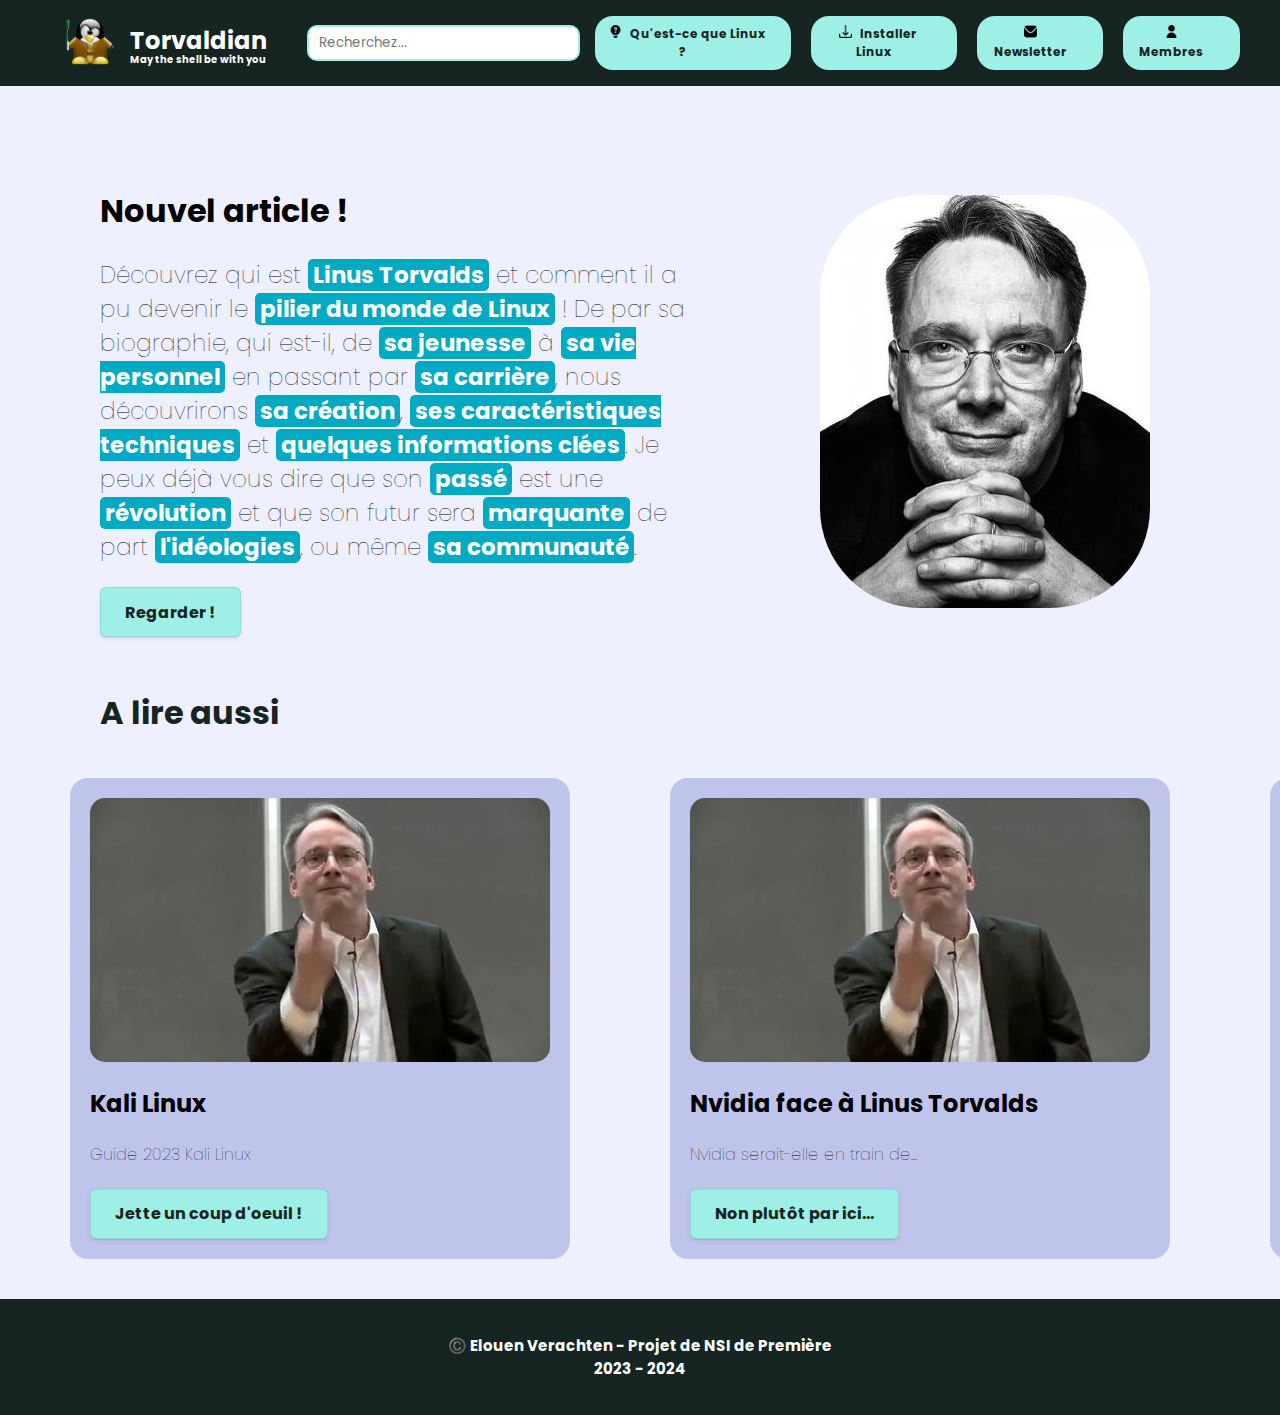
<file: VERACHTEN_ELOUEN_PROJET2/index.html>
<!DOCTYPE html>
<html lang="en">
<head>
    <meta charset="UTF-8">
    <meta name="viewport" content="width=device-width, initial-scale=1.0">
    <link rel="stylesheet" href="style.css">
    <link rel="preconnect" href="https://fonts.googleapis.com">
    <link rel="preconnect" href="https://fonts.gstatic.com" crossorigin>
    <link href="https://fonts.googleapis.com/css2?family=Poppins:wght@300&display=swap" rel="stylesheet">
    <link rel="preconnect" href="https://fonts.googleapis.com">
    <link rel="preconnect" href="https://fonts.gstatic.com" crossorigin>
    <link href="https://fonts.googleapis.com/css2?family=Kanit:wght@900&family=Poppins:wght@700&family=Syne+Mono&display=swap" rel="stylesheet"> 
    <link rel="icon" href="img/linoux.png" />
    <title>Torvaldian - Acceuil</title>
</head>
<body>
    <header>
            <div class="ensemble_logo">
                <a href="index.html"><img src="img/linoux.png" id="logo"></a>
                <div class="slogan">
                    <h2>Torvaldian</h2>
                    <h5 id="text_slogan">May the shell be with you</h5>
                </div>
            </div>
            <ul>
                <div class="form-group">
                    <input class="form-field" type="text" placeholder="Recherchez...">
                </div>
                <a href="" target="new_blank"><li class="button"><img src="img/question-dampoule.png" class="icons">Qu'est-ce que Linux ?</li></a>
                <a href="" target="new_blank"><li class="button"><img src="img/telecharger.png" class="icons">Installer Linux</li></a>
                <a href="" target="new_blank"><li class="button"><img src="img/enveloppe.png" class="icons">Newsletter</li></a>
                <a href="" target="new_blank"><li class="button"><img src="img/utilisateur.png" class="icons">Membres</li></a>
            </ul>
    </header>
    <section>
        <div class="article_start">
            <div id="title_article">
                <h1>Nouvel article !</h1>
                <h3>Découvrez qui est <span>Linus Torvalds</span> et comment il a pu devenir le <span>pilier du monde de Linux</span> ! De par sa biographie, qui est-il, de <span>sa jeunesse</span> à <span>sa vie personnel</span> en passant par <span>sa carrière</span>, nous découvrirons <span>sa création</span>, <span>ses caractéristiques techniques</span> et <span>quelques informations clées</span>. Je peux déjà vous dire que son <span>passé</span> est une <span>révolution</span> et que son futur sera <span>marquante</span> de part <span>l'idéologies</span>, ou même <span>sa communauté</span>.</h3>
                <a href="src/presentation.html" class="all_button"><button class="button_1" role="button">Regarder !</button></a>
            </div>
            <img src="img/linus-torvalds.jpg" id="tux">
        </div>
    </section>
    <section>
        <h1 id="lire">A lire aussi</h1>
        <div class="article">
            <article class="article_1">
                <img src="img/fuck_lt.jpg">
                <h2>Kali Linux</h2>
                <h4>Guide 2023 Kali Linux</h4>
                <button class="button_1" role="button">Jette un coup d'oeuil !</button>
            </article>
            <article class="article_2">
                <img src="img/fuck_lt.jpg">
                <h2>Nvidia face à Linus Torvalds</h2>
                <h4>Nvidia serait-elle en train de...</h4>
                <button class="button_1" role="button">Non plutôt par ici...</button>
            </article>
            <article class="article_3">
                <img src="img/fuck_lt.jpg">
                <h2>I3 sur Arch Linux</h2>
                <h4>Les meilleurs dispo i3 en 2023 !</h4>
                <button class="button_1" role="button">La c'est bien non ?</button>
            </article>
        </div>
    </section>
    <footer>
        <h1>©️ Elouen Verachten - Projet de NSI de Première <br> 2023 - 2024</h1>
    </footer>
</body>
</html>
</file>
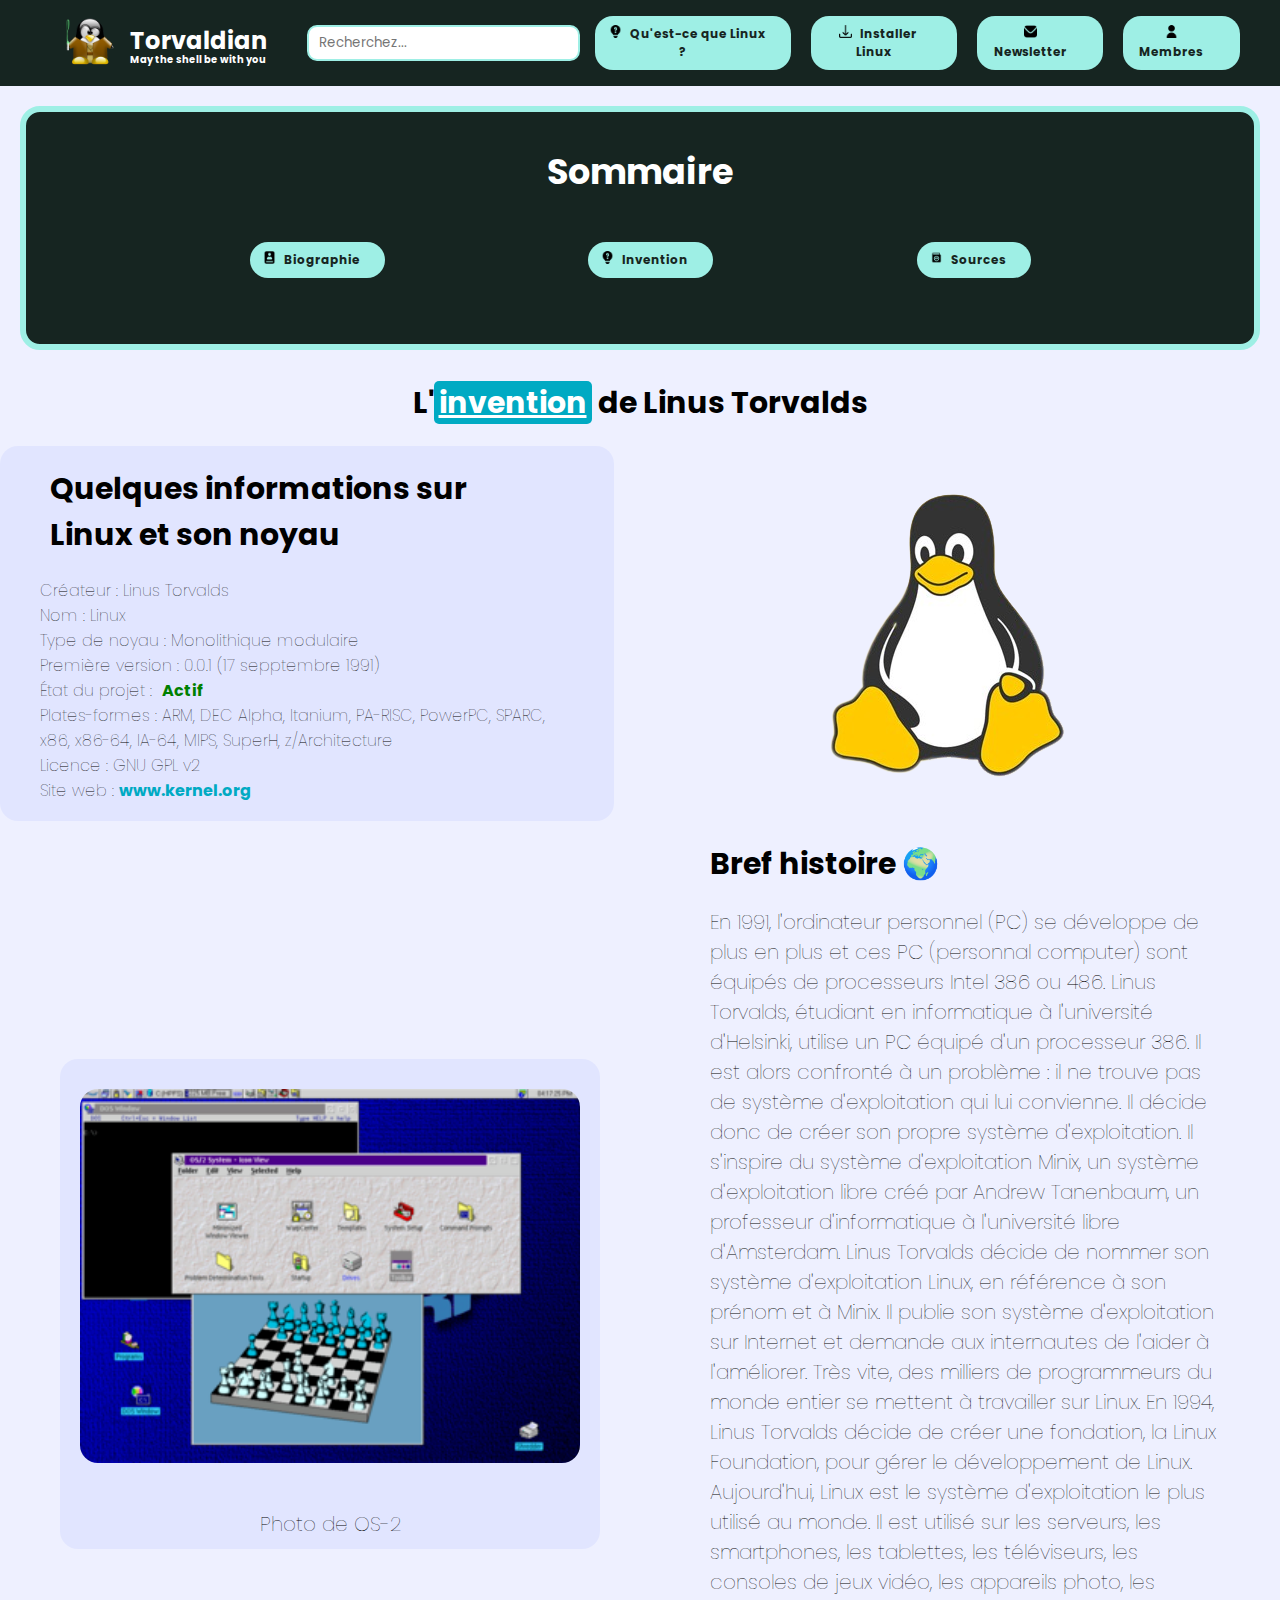
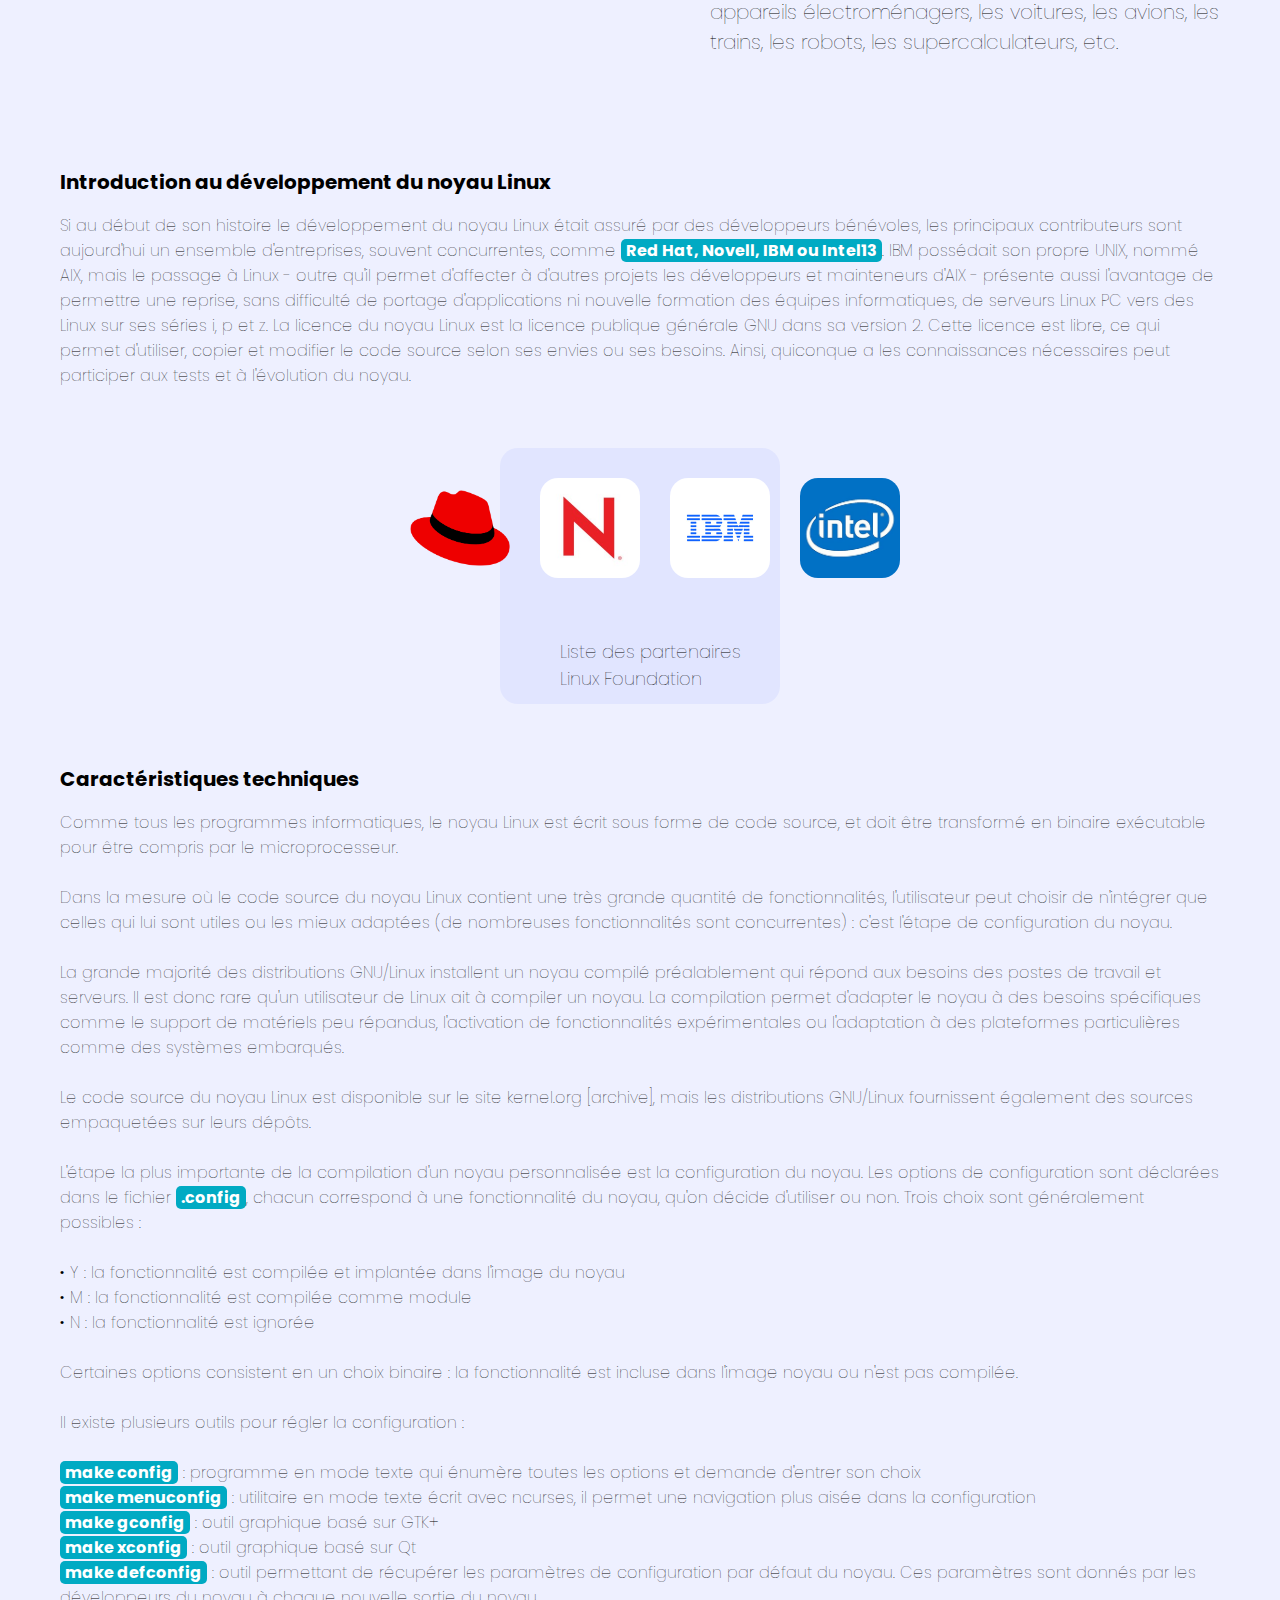
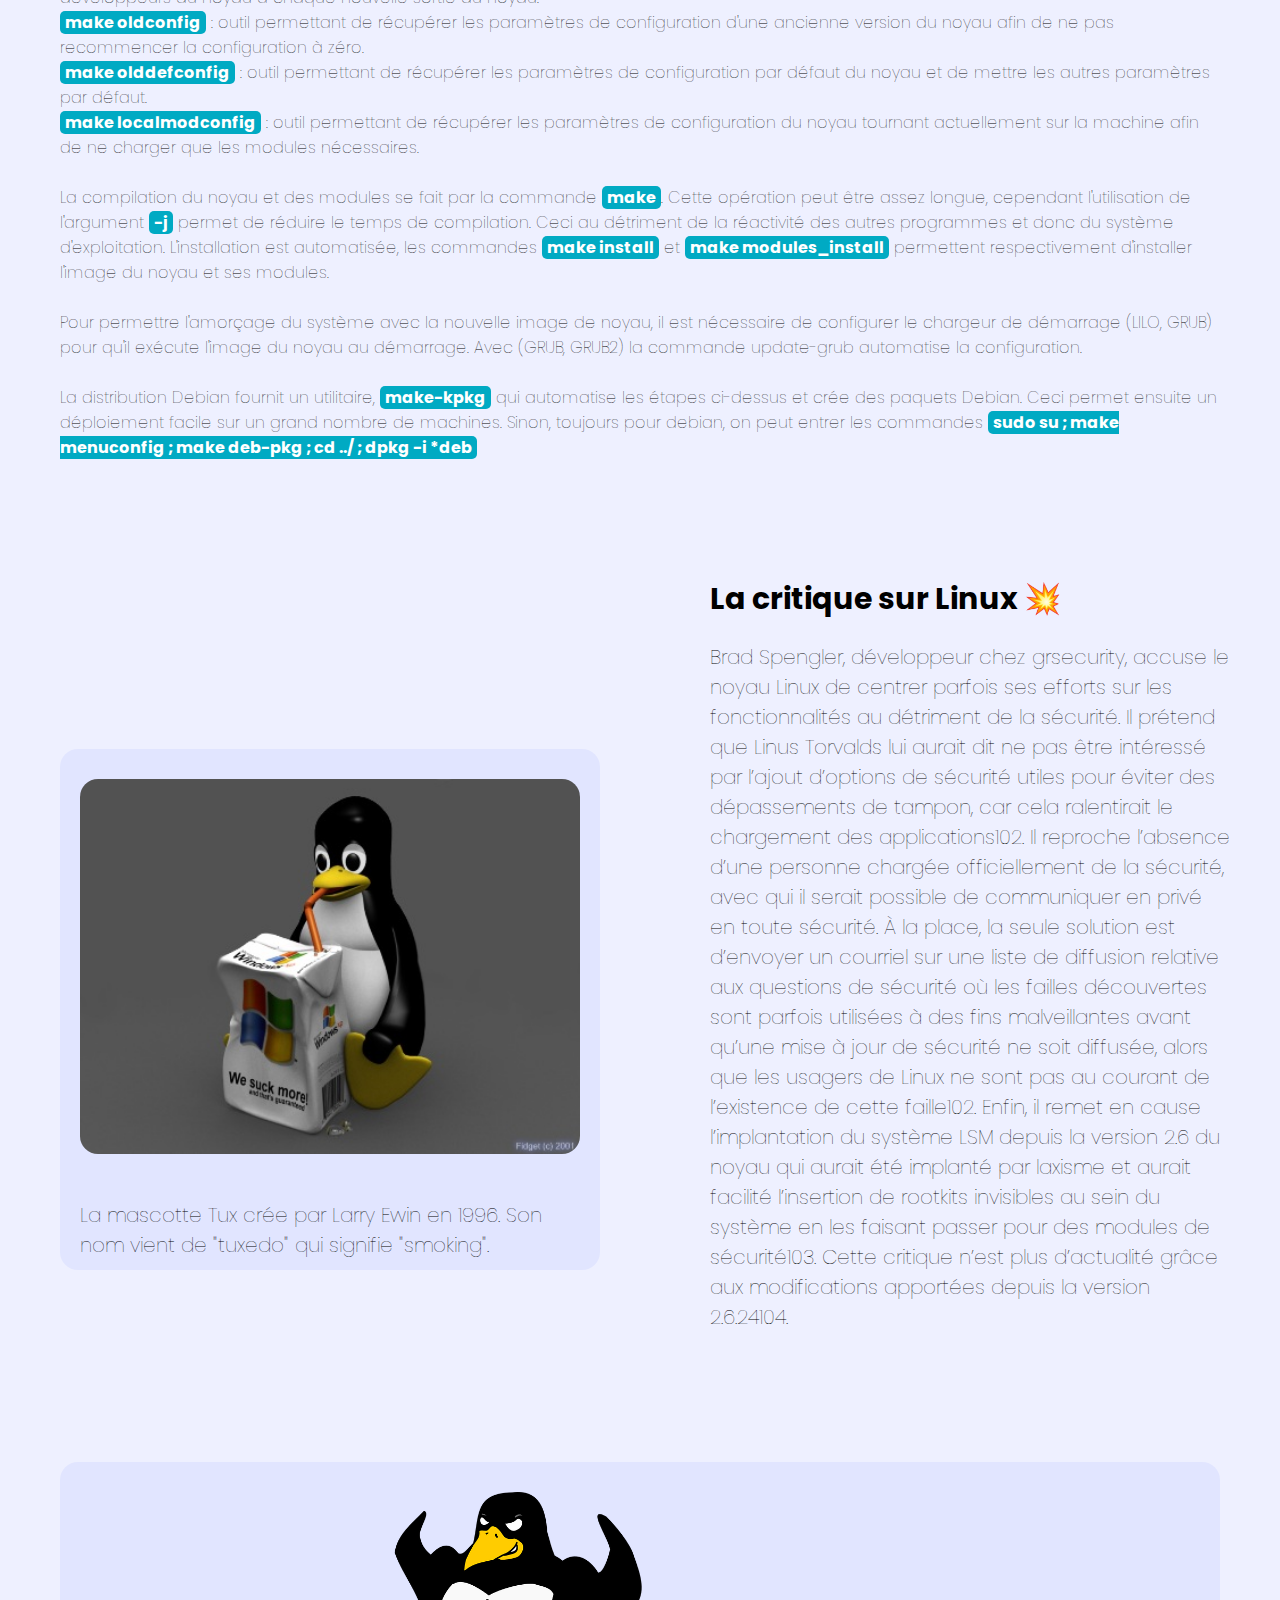
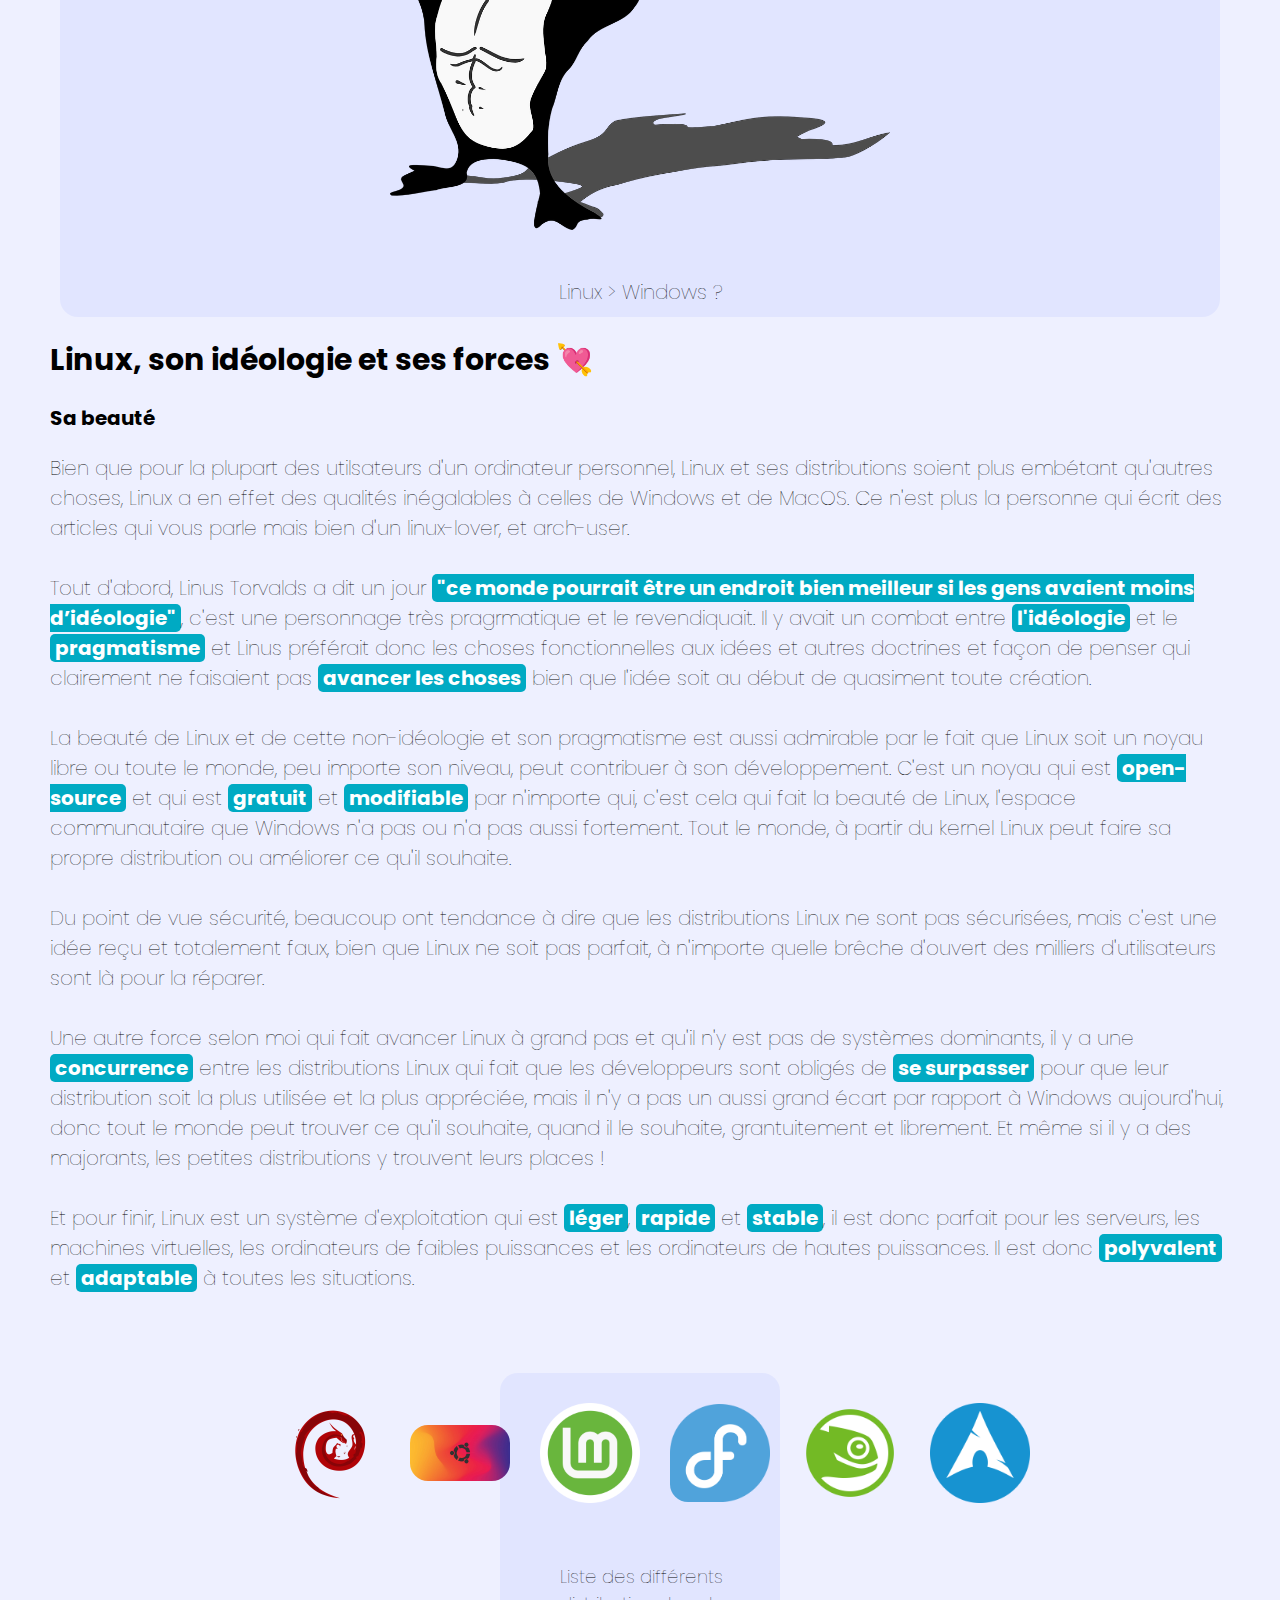
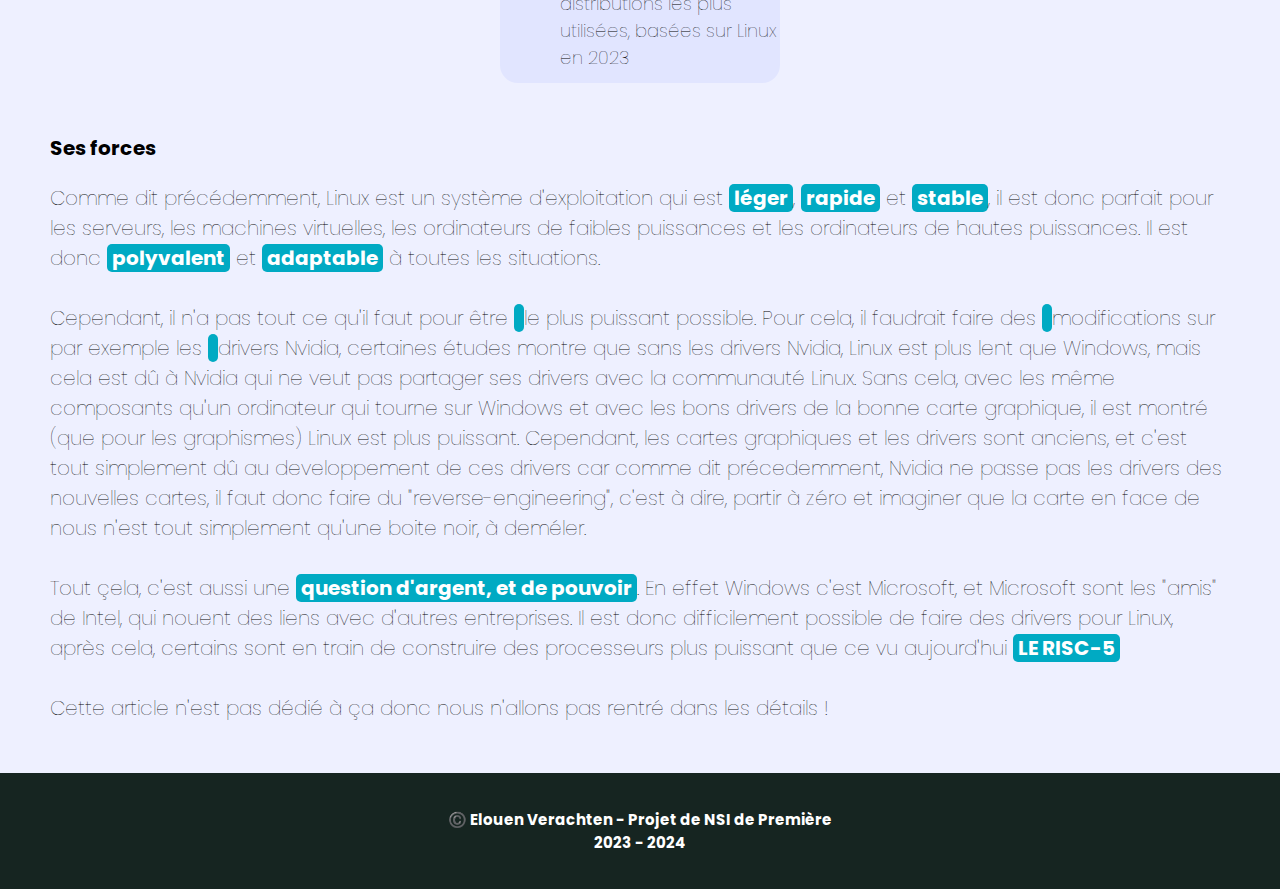
<file: VERACHTEN_ELOUEN_PROJET2/src/invention.html>
<!DOCTYPE html>
<html lang="en">
    <head>
        <meta charset="UTF-8">
        <meta name="viewport" content="width=device-width, initial-scale=1.0">
        <link rel="stylesheet" href="../style.css">
        <link rel="preconnect" href="https://fonts.googleapis.com">
        <link rel="preconnect" href="https://fonts.gstatic.com" crossorigin>
        <link href="https://fonts.googleapis.com/css2?family=Poppins:wght@300&display=swap" rel="stylesheet">
        <link rel="preconnect" href="https://fonts.googleapis.com">
        <link rel="preconnect" href="https://fonts.gstatic.com" crossorigin>
        <link href="https://fonts.googleapis.com/css2?family=Kanit:wght@900&family=Poppins:wght@700&family=Syne+Mono&display=swap" rel="stylesheet"> 
        <link rel="icon" href="../img/linoux.png" />
        <link rel="preconnect" href="https://fonts.googleapis.com">
        <link rel="preconnect" href="https://fonts.gstatic.com" crossorigin>
        <link href="https://fonts.googleapis.com/css2?family=Playfair+Display:wght@900&display=swap" rel="stylesheet">
        <title>Torvaldian - Linus Torvalds - Son invention la plus folle</title>
    </head>
<body>
    <header>
        <div class="ensemble_logo">
            <a href="../index.html"><img src="../img/linoux.png" id="logo"></a>
            <div class="slogan">
                <h2>Torvaldian</h2>
                <h5 id="text_slogan">May the shell be with you</h5>
            </div>
        </div>
        <ul>
            <div class="form-group">
                <input class="form-field" type="text" placeholder="Recherchez...">
            </div>
            <a href="https://www.youtube.com/watch?v=dQw4w9WgXcQ" target="new_blank"><li class="button"><img src="../img/question-dampoule.png" class="icons">Qu'est-ce que Linux ?</li></a>
            <a href="https://www.youtube.com/watch?v=dQw4w9WgXcQ" target="new_blank"><li class="button"><img src="../img/telecharger.png" class="icons">Installer Linux</li></a>
            <a href="https://www.youtube.com/watch?v=dQw4w9WgXcQ" target="new_blank"><li class="button"><img src="../img/enveloppe.png" class="icons">Newsletter</li></a>
            <a href="https://www.sncf-connect.com/" target="new_blank"><li class="button"><img src="../img/utilisateur.png" class="icons">Membres</li></a>
        </ul>
    </header>
    <section>
        <article>
            <nav>
                <h1 id="title_nav">Sommaire</h1>
                <ul>
                    <a href="presentation.html"><li class="button1"><img src="../img/profile.png" class="icons">Biographie</li></a>
                    <a href="invention.html"><li class="button1"><img src="../img/question-dampoule.png" class="icons">Invention</li></a>
                    <a href="sources.html"><li class="button1"><img src="../img/guide.png" class="icons">Sources</li></a>
                </ul>
            </nav>
            <h1 id="title_bio">L'<span>invention</span> de Linus Torvalds</h1>
            <div class="container_3">
                <img src="../img/Tux.png" id="kernel_linux">
                <div>
                    <h1 id="keys">Quelques informations sur Linux et son noyau</h1>
                    <ul>
                        <li id="l_short_bio">Créateur : Linus Torvalds</li>
                        <li id="l_short_bio">Nom : Linux</li>
                        <li id="l_short_bio">Type de noyau : Monolithique modulaire</li>
                        <li id="l_short_bio">Première version : 0.0.1 (17 sepptembre 1991)</li>
                        <li id="l_short_bio">État du projet : <span>Actif</span></li>
                        <li id="l_short_bio">Plates-formes : ARM, DEC Alpha, Itanium, PA-RISC, PowerPC, SPARC, x86, x86-64, IA-64, MIPS, SuperH, z/Architecture</li>
                        <li id="l_short_bio">Licence : GNU GPL v2</li>
                        <li id="l_short_bio">Site web : <a href="https://www.kernel.org/" target="_blank">www.kernel.org</a></li>
                    </ul>
                </div>
            </div>
            <div class="container1">
                <div class="container1_1">
                    <img src="../img/Os2W4.png" id="photo3">
                    <h6 id="os2">Photo de OS-2</h6>
                </div>
                <div class="container1_2">
                    <h1 id="keys">Bref histoire 🌍</h1>
                    <p id="p_short_bio">En 1991, l'ordinateur personnel (PC) se développe de plus en plus et ces PC (personnal computer)
                        sont équipés de processeurs Intel 386 ou 486. Linus Torvalds, étudiant en informatique à l'université
                        d'Helsinki, utilise un PC équipé d'un processeur 386. Il est alors confronté à un problème : il ne
                        trouve pas de système d'exploitation qui lui convienne. Il décide donc de créer son propre système
                        d'exploitation. Il s'inspire du système d'exploitation Minix, un système d'exploitation libre
                        créé par Andrew Tanenbaum, un professeur d'informatique à l'université libre d'Amsterdam. Linus
                        Torvalds décide de nommer son système d'exploitation Linux, en référence à son prénom et à Minix.
                        Il publie son système d'exploitation sur Internet et demande aux internautes de l'aider à l'améliorer.
                        Très vite, des milliers de programmeurs du monde entier se mettent à travailler sur Linux. En 1994,
                        Linus Torvalds décide de créer une fondation, la Linux Foundation, pour gérer le développement de
                        Linux. Aujourd'hui, Linux est le système d'exploitation le plus utilisé au monde. Il est utilisé
                        sur les serveurs, les smartphones, les tablettes, les téléviseurs, les consoles de jeux vidéo, les
                        appareils photo, les appareils électroménagers, les voitures, les avions, les trains, les robots,
                        les supercalculateurs, etc. 
                    </p>
                </div>
            </div>
            <div class="developement">
                <div class="partner">
                    <h1 class="title_intro_dev">Introduction au développement du noyau Linux</h1>
                    <p class="p_intro_dev">Si au début de son histoire le développement du noyau Linux était assuré par des développeurs bénévoles, les principaux contributeurs sont aujourd'hui un ensemble d'entreprises, souvent concurrentes, comme <span>Red Hat, Novell, IBM ou Intel13</span>.

                        IBM possédait son propre UNIX, nommé AIX, mais le passage à Linux - outre qu'il permet d'affecter à d'autres projets les développeurs et mainteneurs d'AIX - présente aussi l'avantage de permettre une reprise, sans difficulté de portage d'applications ni nouvelle formation des équipes informatiques, de serveurs Linux PC vers des Linux sur ses séries i, p et z.
                        
                        La licence du noyau Linux est la licence publique générale GNU dans sa version 2. Cette licence est libre, ce qui permet d'utiliser, copier et modifier le code source selon ses envies ou ses besoins. Ainsi, quiconque a les connaissances nécessaires peut participer aux tests et à l'évolution du noyau. </p>
                    <div class="container_partner">
                        <div class="images">
                            <img src="../img/redhat.png" class="img_in_box" title="RedHat">
                            <img src="../img/novell.jpg" class="img_in_box" title="Novell">
                            <img src="../img/ibm.jpg" class="img_in_box" title="IBM">
                            <img src="../img/intel.jpg" class="img_in_box" title="Intel">
                        </div>
                        <h1 class="title_partner">Liste des partenaires Linux Foundation</h1>
                    </div>
                </div>
            </div>
            <div class="developement">
                <div class="partner">
                    <h1 class="title_intro_dev">Caractéristiques techniques</h1>
                    <p class="p_intro_dev">Comme tous les programmes informatiques, le noyau Linux est écrit sous forme de code source, et doit être transformé en binaire exécutable pour être compris par le microprocesseur. <br><br>

                        Dans la mesure où le code source du noyau Linux contient une très grande quantité de fonctionnalités, l'utilisateur peut choisir de n'intégrer que celles qui lui sont utiles ou les mieux adaptées (de nombreuses fonctionnalités sont concurrentes) : c'est l'étape de configuration du noyau.<br><br>
                        
                        La grande majorité des distributions GNU/Linux installent un noyau compilé préalablement qui répond aux besoins des postes de travail et serveurs. Il est donc rare qu'un utilisateur de Linux ait à compiler un noyau. La compilation permet d'adapter le noyau à des besoins spécifiques comme le support de matériels peu répandus, l'activation de fonctionnalités expérimentales ou l'adaptation à des plateformes particulières comme des systèmes embarqués.<br><br>
                        
                        Le code source du noyau Linux est disponible sur le site kernel.org [archive], mais les distributions GNU/Linux fournissent également des sources empaquetées sur leurs dépôts. <br><br>
                        
                        L'étape la plus importante de la compilation d'un noyau personnalisée est la configuration du noyau. Les options de configuration sont déclarées dans le fichier <span>.config</span>, chacun correspond à une fonctionnalité du noyau, qu'on décide d'utiliser ou non. Trois choix sont généralement possibles : <br> <br>
                        
                        • Y : la fonctionnalité est compilée et implantée dans l'image du noyau<br>
                        • M : la fonctionnalité est compilée comme module<br>
                        • N : la fonctionnalité est ignorée<br><br>
                        
                        Certaines options consistent en un choix binaire : la fonctionnalité est incluse dans l'image noyau ou n'est pas compilée.<br><br>
                        
                        Il existe plusieurs outils pour régler la configuration :<br><br>
                        
                            <span>make config</span> : programme en mode texte qui énumère toutes les options et demande d'entrer son choix<br>
                            <span>make menuconfig</span> : utilitaire en mode texte écrit avec ncurses, il permet une navigation plus aisée dans la configuration<br>
                            <span>make gconfig</span> : outil graphique basé sur GTK+<br>
                            <span>make xconfig</span> : outil graphique basé sur Qt<br>
                            <span>make defconfig</span> : outil permettant de récupérer les paramètres de configuration par défaut du noyau. Ces paramètres sont donnés par les développeurs du noyau à chaque nouvelle sortie du noyau.<br>
                            <span>make oldconfig</span> : outil permettant de récupérer les paramètres de configuration d'une ancienne version du noyau afin de ne pas recommencer la configuration à zéro.<br>
                            <span>make olddefconfig</span> : outil permettant de récupérer les paramètres de configuration par défaut du noyau et de mettre les autres paramètres par défaut.<br>
                            <span>make localmodconfig</span> : outil permettant de récupérer les paramètres de configuration du noyau tournant actuellement sur la machine afin de ne charger que les modules nécessaires.<br><br>
                        
                        La compilation du noyau et des modules se fait par la commande <span>make</span>. Cette opération peut être assez longue, cependant l'utilisation de l'argument <span>-j</span> permet de réduire le temps de compilation. Ceci au détriment de la réactivité des autres programmes et donc du système d'exploitation. L'installation est automatisée, les commandes <span>make install</span> et <span>make modules_install</span> permettent respectivement d'installer l'image du noyau et ses modules.<br><br>
                        
                        Pour permettre l'amorçage du système avec la nouvelle image de noyau, il est nécessaire de configurer le chargeur de démarrage (LILO, GRUB) pour qu'il exécute l'image du noyau au démarrage. Avec (GRUB, GRUB2) la commande update-grub automatise la configuration.<br><br>
                        
                        La distribution Debian fournit un utilitaire, <span>make-kpkg</span> qui automatise les étapes ci-dessus et crée des paquets Debian. Ceci permet ensuite un déploiement facile sur un grand nombre de machines. Sinon, toujours pour debian, on peut entrer les commandes <span>sudo su ; make menuconfig ; make deb-pkg ; cd ../ ; dpkg -i *deb</span> </p><br><br>
                </div>
            </div>
            <div class="container1">
                <div class="container1_1">
                    <img src="../img/Linux-vs-windows.jpg" id="photo3">
                    <h6 id="os2">La mascotte Tux crée par Larry Ewin en 1996. Son nom vient de "tuxedo" qui signifie "smoking".</h6>
                </div>
                <div class="container1_2">
                    <h1 id="keys">La critique sur Linux 💥</h1>
                    <p id="p_short_bio">Brad Spengler, développeur chez grsecurity, accuse le noyau Linux de centrer parfois ses efforts sur les fonctionnalités au détriment de la sécurité. Il prétend que Linus Torvalds lui aurait dit ne pas être intéressé par l’ajout d’options de sécurité utiles pour éviter des dépassements de tampon, car cela ralentirait le chargement des applications102.

                        Il reproche l’absence d’une personne chargée officiellement de la sécurité, avec qui il serait possible de communiquer en privé en toute sécurité. À la place, la seule solution est d’envoyer un courriel sur une liste de diffusion relative aux questions de sécurité où les failles découvertes sont parfois utilisées à des fins malveillantes avant qu’une mise à jour de sécurité ne soit diffusée, alors que les usagers de Linux ne sont pas au courant de l’existence de cette faille102.
                        
                        Enfin, il remet en cause l’implantation du système LSM depuis la version 2.6 du noyau qui aurait été implanté par laxisme et aurait facilité l’insertion de rootkits invisibles au sein du système en les faisant passer pour des modules de sécurité103. Cette critique n’est plus d’actualité grâce aux modifications apportées depuis la version 2.6.24104. 
                    </p>
                </div>
            </div>
            <div class="container2">
                <div class="container1_1">
                    <img src="../img/tux_strong.png" id="photo3">
                    <h6 id="os2">Linux > Windows ?</h6>
                </div>
                <div class="container1_2">
                    <h1 id="keys">Linux, son idéologie et ses forces 💘</h1>
                    <h3 id="subtitle">Sa beauté</h3>
                    <p id="p_short_bio">
                        Bien que pour la plupart des utilsateurs d'un ordinateur personnel, Linux et ses distributions soient plus embétant qu'autres choses, Linux a en effet des qualités inégalables à celles de Windows et de MacOS. Ce n'est plus la personne qui écrit des articles qui vous parle mais bien d'un linux-lover, et arch-user. <br><br> 
                        Tout d'abord, Linus Torvalds a dit un jour <span>"ce monde pourrait être un endroit bien meilleur si les gens avaient moins d’idéologie"</span>, c'est une personnage très pragrmatique et le revendiquait. Il y avait un combat entre <span>l'idéologie</span> et le <span>pragmatisme</span> et Linus préférait donc les choses fonctionnelles aux idées et autres doctrines et façon de penser qui clairement ne faisaient pas <span>avancer les choses</span> bien que l'idée soit au début de quasiment toute création. <br><br>
                        La beauté de Linux et de cette non-idéologie et son pragmatisme est aussi admirable par le fait que Linux soit un noyau libre ou toute le monde, peu importe son niveau, peut contribuer à son développement. C'est un noyau qui est <span>open-source</span> et qui est <span>gratuit</span> et <span>modifiable</span> par n'importe qui, c'est cela qui fait la beauté de Linux, l'espace communautaire que Windows n'a pas ou n'a pas aussi fortement. Tout le monde, à partir du kernel Linux peut faire sa propre distribution ou améliorer ce qu'il souhaite. <br><br>
                        Du point de vue sécurité, beaucoup ont tendance à dire que les distributions Linux ne sont pas sécurisées, mais c'est une idée reçu et totalement faux, bien que Linux ne soit pas parfait, à n'importe quelle brêche d'ouvert des milliers d'utilisateurs sont là pour la réparer. <br><br>
                        Une autre force selon moi qui fait avancer Linux à grand pas et qu'il n'y est pas de systèmes dominants, il y a une <span>concurrence</span> entre les distributions Linux qui fait que les développeurs sont obligés de <span>se surpasser</span> pour que leur distribution soit la plus utilisée et la plus appréciée, mais il n'y a pas un aussi grand écart par rapport à Windows aujourd'hui, donc tout le monde peut trouver ce qu'il souhaite, quand il le souhaite, grantuitement et librement. Et même si il y a des majorants, les petites distributions y trouvent leurs places !<br><br>
                        Et pour finir, Linux est un système d'exploitation qui est <span>léger</span>, <span>rapide</span> et <span>stable</span>, il est donc parfait pour les serveurs, les machines virtuelles, les ordinateurs de faibles puissances et les ordinateurs de hautes puissances. Il est donc <span>polyvalent</span> et <span>adaptable</span> à toutes les situations. <br><br>
                    </p>
                    <div class="container_partner">
                        <div class="images_">
                            <img src="../img/debian.png" class="img_in_box" title="Debian">
                            <img src="../img/ubuntu.jpg" class="img_in_box" title="Ubuntu">
                            <img src="../img/mint.png" class="img_in_box" title="Mint">
                            <img src="../img/fedora.png" class="img_in_box" title="Fedora">
                            <img src="../img/opensuse.png" class="img_in_box" title="Open Suse">
                            <img src="../img/arch.png" class="img_in_box" title="Arch Linux ❤️">
                        </div>
                        <h1 class="title_partner">Liste des différents distributions les plus utilisées, basées sur Linux en 2023</h1>
                    </div>
                    <h3 id="subtitle">Ses forces</h3>
                    <p id="p_short_bio">
                        Comme dit précédemment, Linux est un système d'exploitation qui est <span>léger</span>, <span>rapide</span> et <span>stable</span>, il est donc parfait pour les serveurs, les machines virtuelles, les ordinateurs de faibles puissances et les ordinateurs de hautes puissances. Il est donc <span>polyvalent</span> et <span>adaptable</span> à toutes les situations. <br><br>
                        Cependant, il n'a pas tout ce qu'il faut pour être <span></span>le plus puissant possible. Pour cela, il faudrait faire des <span></span>modifications sur par exemple les <span></span>drivers Nvidia, certaines études montre que sans les drivers Nvidia, Linux est plus lent que Windows, mais cela est dû à Nvidia qui ne veut pas partager ses drivers avec la communauté Linux. Sans cela, avec les même composants qu'un ordinateur qui tourne sur Windows et avec les bons drivers de la bonne carte graphique, il est montré (que pour les graphismes) Linux est plus puissant. Cependant, les cartes graphiques et les drivers sont anciens, et c'est tout simplement dû au developpement de ces drivers car comme dit précedemment, Nvidia ne passe pas les drivers des nouvelles cartes, il faut donc faire du "reverse-engineering", c'est à dire, partir à zéro et imaginer que la carte en face de nous n'est tout simplement qu'une boite noir, à deméler.<br><br>
                        Tout çela, c'est aussi une <span>question d'argent, et de pouvoir</span>. En effet Windows c'est Microsoft, et Microsoft sont les "amis" de Intel, qui nouent des liens avec d'autres entreprises. Il est donc difficilement possible de faire des drivers pour Linux, après cela, certains sont en train de construire des processeurs plus puissant que ce vu aujourd'hui <span>LE RISC-5</span> <br><br>
                        Cette article n'est pas dédié à ça donc nous n'allons pas rentré dans les détails !
                    </p>
                </div>
            </div>
        </article>
    </section>
    <footer>
        <h1>©️ Elouen Verachten - Projet de NSI de Première <br> 2023 - 2024</h1>
    </footer>
</body>
</html>
</file>
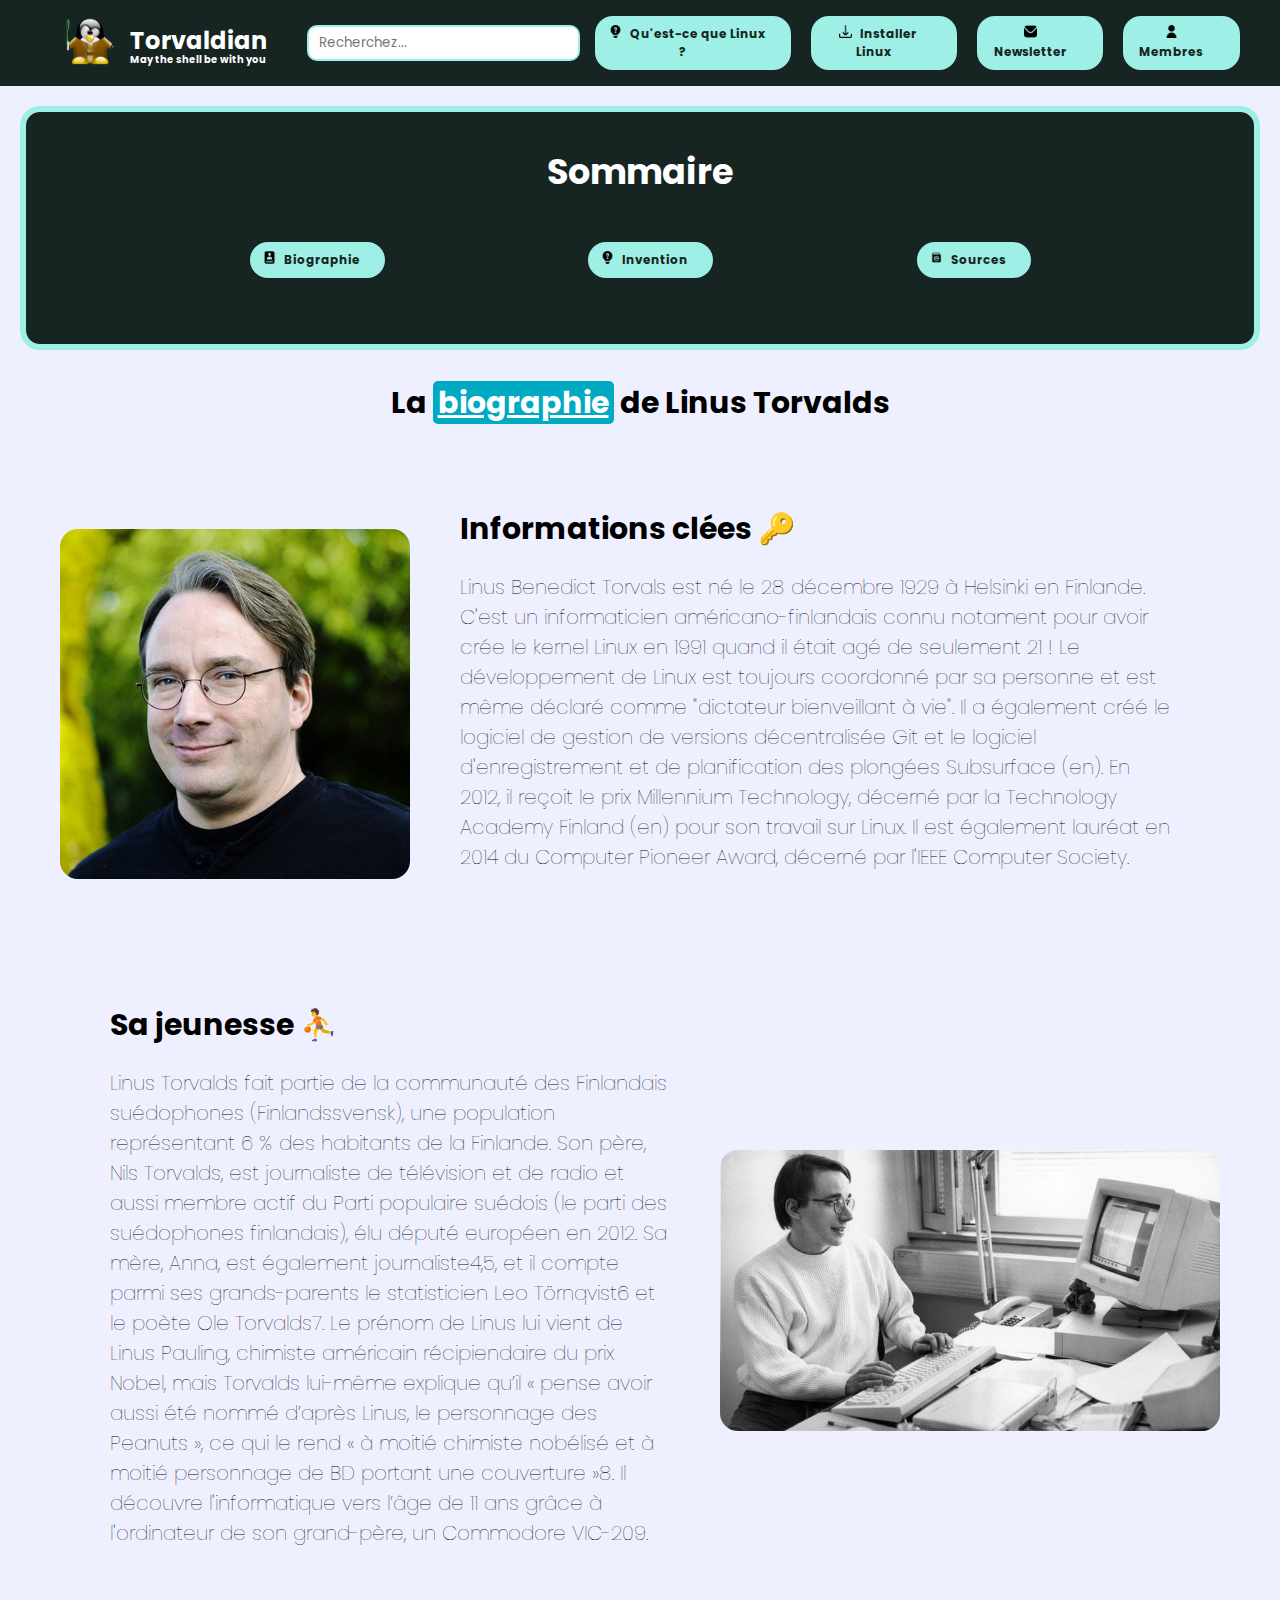
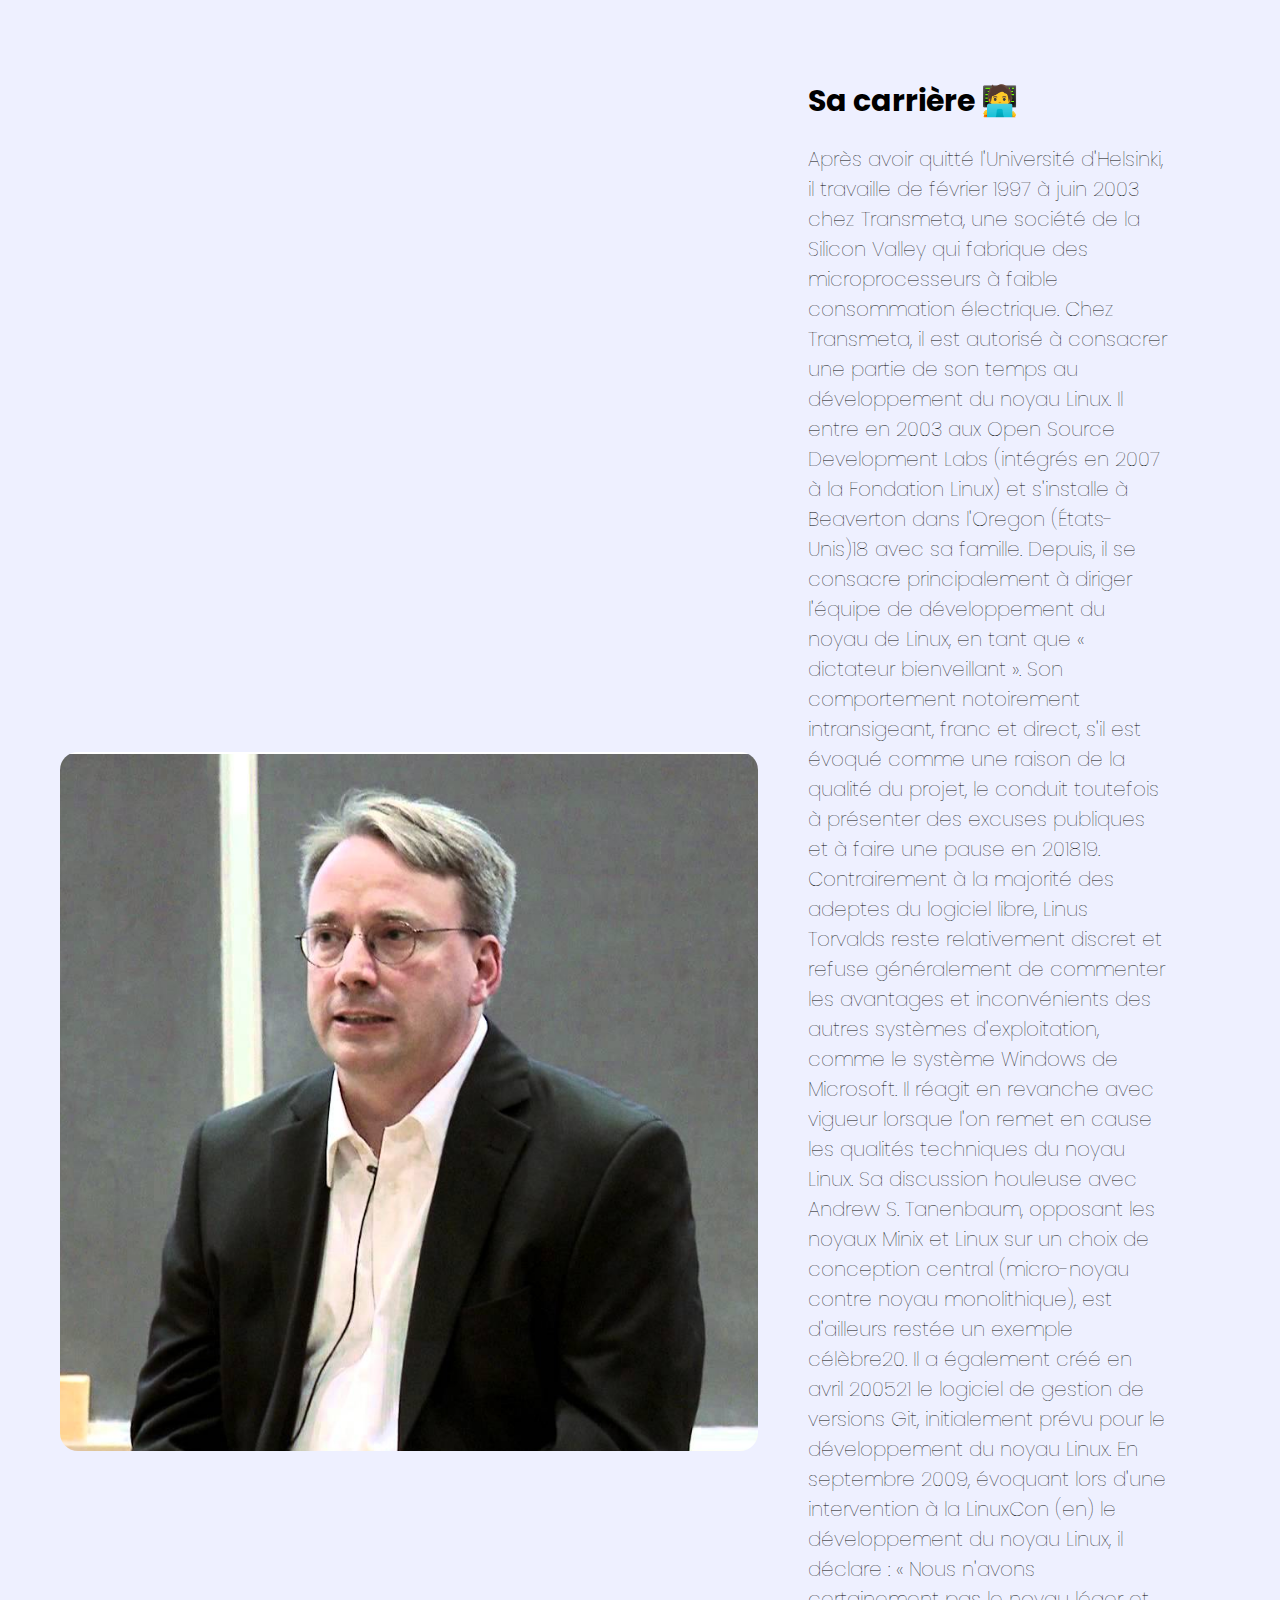
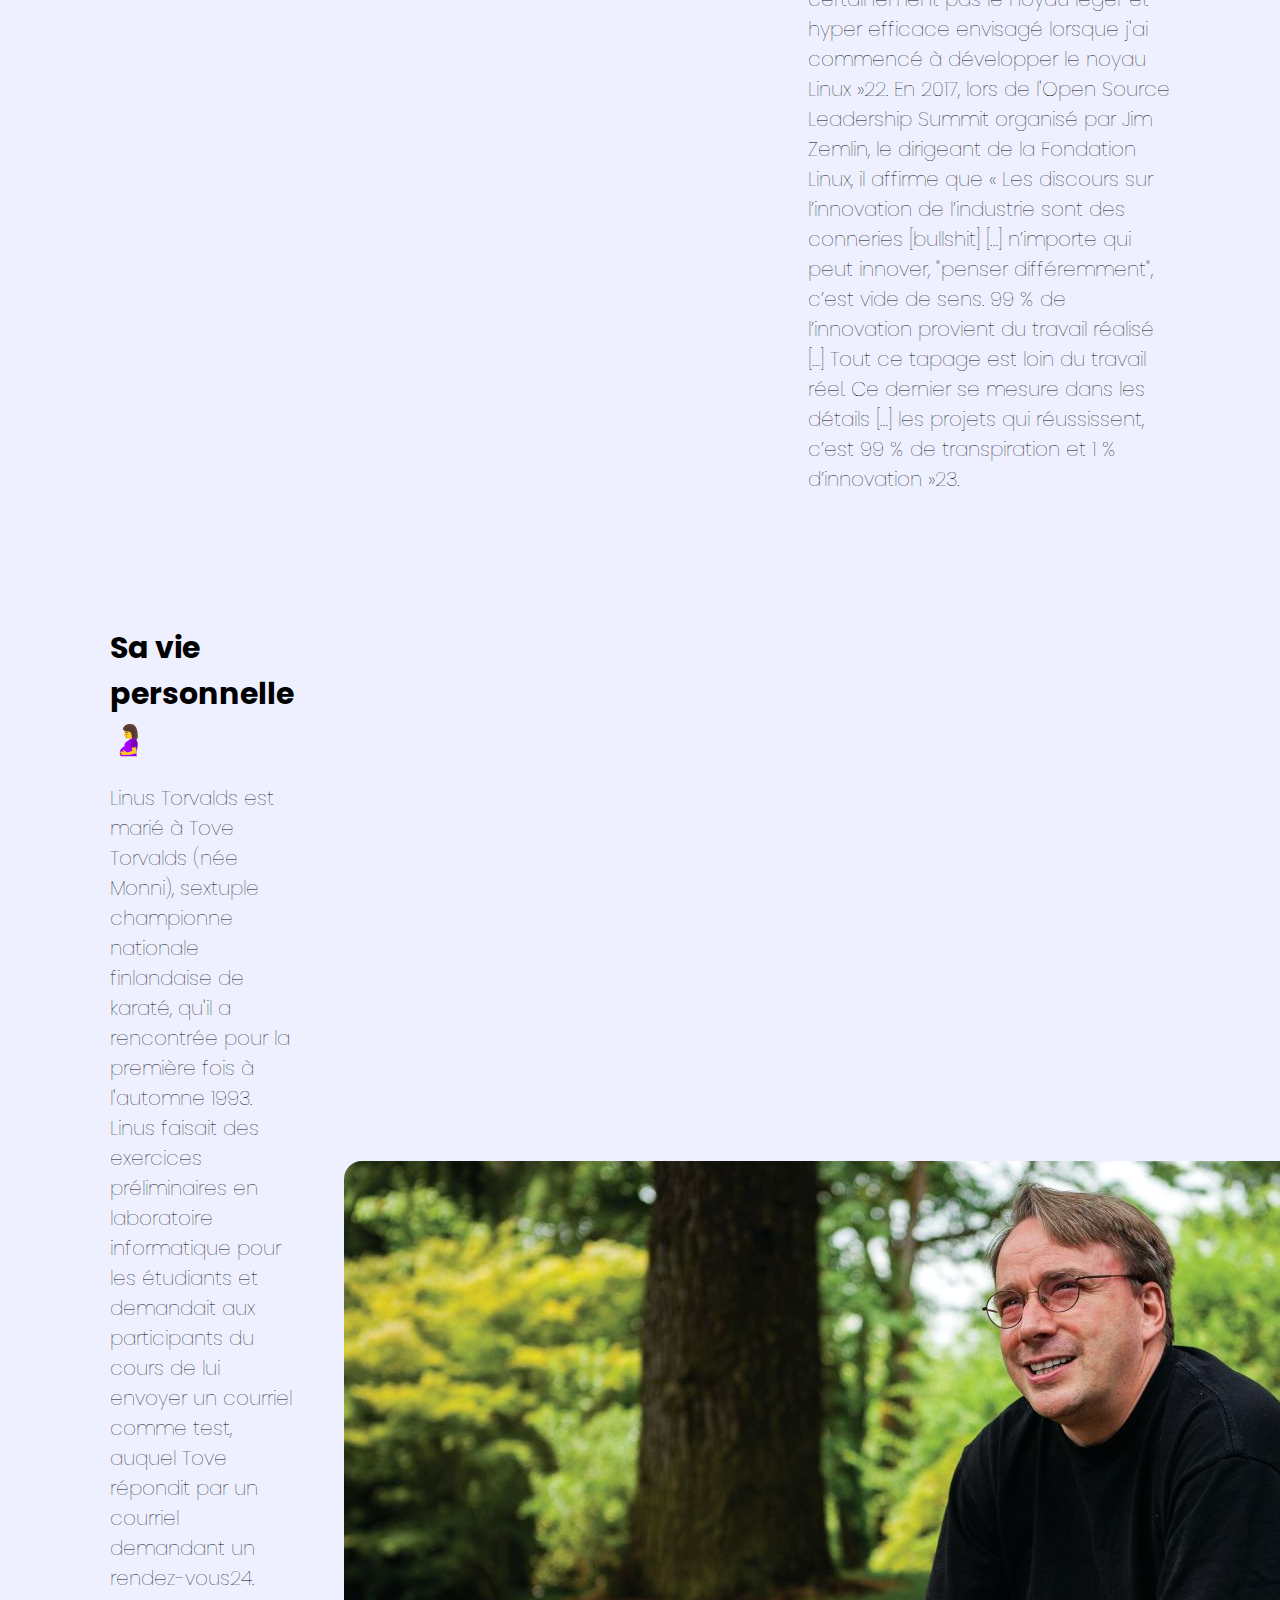
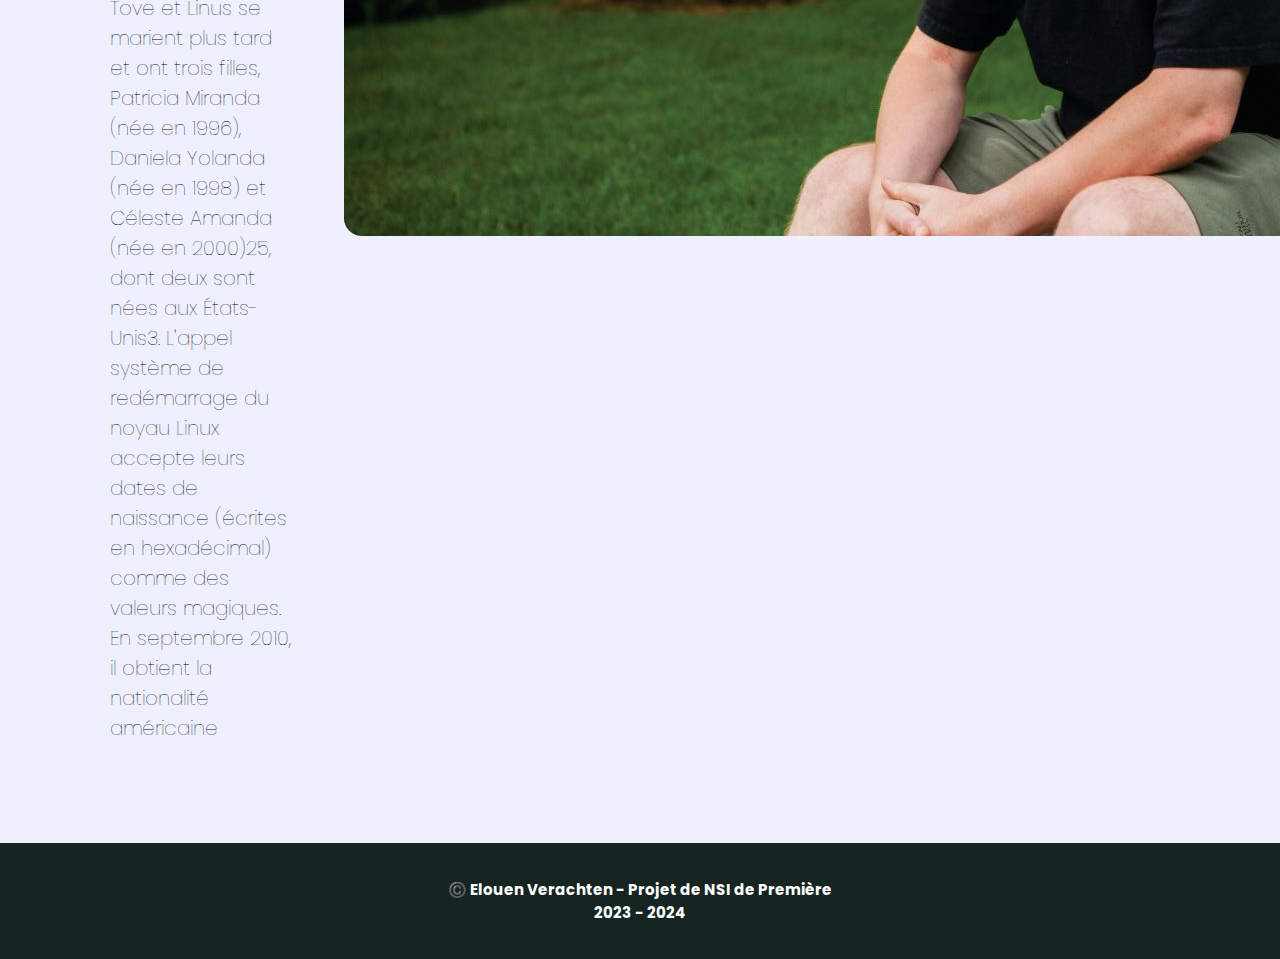
<file: VERACHTEN_ELOUEN_PROJET2/src/presentation.html>
<!DOCTYPE html>
<html lang="en">
    <head>
        <meta charset="UTF-8">
        <meta name="viewport" content="width=device-width, initial-scale=1.0">
        <link rel="stylesheet" href="../style.css">
        <link rel="preconnect" href="https://fonts.googleapis.com">
        <link rel="preconnect" href="https://fonts.gstatic.com" crossorigin>
        <link href="https://fonts.googleapis.com/css2?family=Poppins:wght@300&display=swap" rel="stylesheet">
        <link rel="preconnect" href="https://fonts.googleapis.com">
        <link rel="preconnect" href="https://fonts.gstatic.com" crossorigin>
        <link href="https://fonts.googleapis.com/css2?family=Kanit:wght@900&family=Poppins:wght@700&family=Syne+Mono&display=swap" rel="stylesheet"> 
        <link rel="icon" href="../img/linoux.png" />
        <title>Torvaldian - Linus Torvalds - Biographie</title>
    </head>
<body>
    <header>
        <div class="ensemble_logo">
            <a href="../index.html"><img src="../img/linoux.png" id="logo"></a>
            <div class="slogan">
                <h2>Torvaldian</h2>
                <h5 id="text_slogan">May the shell be with you</h5>
            </div>
        </div>
        <ul>
            <div class="form-group">
                <input class="form-field" type="text" placeholder="Recherchez...">
            </div>
            <a href="https://www.youtube.com/watch?v=dQw4w9WgXcQ" target="new_blank"><li class="button"><img src="../img/question-dampoule.png" class="icons">Qu'est-ce que Linux ?</li></a>
            <a href="https://www.youtube.com/watch?v=dQw4w9WgXcQ" target="new_blank"><li class="button"><img src="../img/telecharger.png" class="icons">Installer Linux</li></a>
            <a href="https://www.youtube.com/watch?v=dQw4w9WgXcQ" target="new_blank"><li class="button"><img src="../img/enveloppe.png" class="icons">Newsletter</li></a>
            <a href="https://www.sncf-connect.com/" target="new_blank"><li class="button"><img src="../img/utilisateur.png" class="icons">Membres</li></a>
        </ul>
    </header>
    <section>
        <article>
            <nav>
                <h1 id="title_nav">Sommaire</h1>
                <ul>
                    <a href="presentation.html"><li class="button1"><img src="../img/profile.png" class="icons">Biographie</li></a>
                    <a href="invention.html"><li class="button1"><img src="../img/question-dampoule.png" class="icons">Invention</li></a>
                    <a href="sources.html"><li class="button1"><img src="../img/guide.png" class="icons">Sources</li></a>
                </ul>
            </nav>
            <h1 id="title_bio">La <span>biographie</span> de Linus Torvalds</h1>
            <div class="container_1">
                <img src="../img/Linus_Torvalds.jpg" id="photo2">
                <div>
                    <h1 id="keys">Informations clées 🔑</h1>
                    <p id="p_short_bio">Linus Benedict Torvals est né le 28 décembre 1929 à Helsinki en Finlande. C'est un informaticien
                         américano-finlandais connu notament pour avoir crée le kernel <a>Linux</a> en 1991 quand il était agé de 
                         seulement 21 ! Le développement de Linux est toujours coordonné par sa personne et est même déclaré comme 
                         "dictateur bienveillant à vie". Il a également créé le logiciel de gestion de versions décentralisée Git et 
                         le logiciel d'enregistrement et de planification des plongées Subsurface (en). En 2012, il reçoit le prix 
                         Millennium Technology, décerné par la Technology Academy Finland (en) pour son travail sur Linux. Il est 
                         également lauréat en 2014 du Computer Pioneer Award, décerné par l'IEEE Computer Society. </p>
                </div>
            </div>
            <div class="container_2">
                <img src="../img/linus-torvalds-young.jpg" id="photo3">
                <div>
                    <h1 id="keys">Sa jeunesse ⛹️</h1>
                    <p id="p_short_bio">Linus Torvalds fait partie de la communauté des Finlandais suédophones (Finlandssvensk), une population représentant 6 % des habitants de la Finlande. Son père, Nils Torvalds, est journaliste de télévision et de radio et aussi membre actif du Parti populaire suédois (le parti des suédophones finlandais), élu député européen en 2012. Sa mère, Anna, est également journaliste4,5, et il compte parmi ses grands-parents le statisticien Leo Törnqvist6 et le poète Ole Torvalds7.

                        Le prénom de Linus lui vient de Linus Pauling, chimiste américain récipiendaire du prix Nobel, mais Torvalds lui-même explique qu’il « pense avoir aussi été nommé d’après Linus, le personnage des Peanuts », ce qui le rend « à moitié chimiste nobélisé et à moitié personnage de BD portant une couverture »8.
                        
                        Il découvre l'informatique vers l’âge de 11 ans grâce à l'ordinateur de son grand-père, un Commodore VIC-209. </p>
                </div>
            </div>
            <div class="container_1">
                <img src="../img/lt-career.png" id="photo4">
                <div>
                    <h1 id="keys">Sa carrière 🧑‍💻</h1>
                    <p id="p_short_bio">Après avoir quitté l'Université d'Helsinki, il travaille de février 1997 à juin 2003 chez Transmeta, une société de la Silicon Valley qui fabrique des microprocesseurs à faible consommation électrique. Chez Transmeta, il est autorisé à consacrer une partie de son temps au développement du noyau Linux.

                        Il entre en 2003 aux Open Source Development Labs (intégrés en 2007 à la Fondation Linux) et s'installe à Beaverton dans l'Oregon (États-Unis)18 avec sa famille.
                        
                        Depuis, il se consacre principalement à diriger l'équipe de développement du noyau de Linux, en tant que « dictateur bienveillant ». Son comportement notoirement intransigeant, franc et direct, s'il est évoqué comme une raison de la qualité du projet, le conduit toutefois à présenter des excuses publiques et à faire une pause en 201819.
                        
                        Contrairement à la majorité des adeptes du logiciel libre, Linus Torvalds reste relativement discret et refuse généralement de commenter les avantages et inconvénients des autres systèmes d'exploitation, comme le système Windows de Microsoft. Il réagit en revanche avec vigueur lorsque l'on remet en cause les qualités techniques du noyau Linux. Sa discussion houleuse avec Andrew S. Tanenbaum, opposant les noyaux Minix et Linux sur un choix de conception central (micro-noyau contre noyau monolithique), est d'ailleurs restée un exemple célèbre20.
                        
                        Il a également créé en avril 200521 le logiciel de gestion de versions Git, initialement prévu pour le développement du noyau Linux.
                        
                        En septembre 2009, évoquant lors d'une intervention à la LinuxCon (en) le développement du noyau Linux, il déclare : « Nous n'avons certainement pas le noyau léger et hyper efficace envisagé lorsque j'ai commencé à développer le noyau Linux »22.
                        
                        En 2017, lors de l'Open Source Leadership Summit organisé par Jim Zemlin, le dirigeant de la Fondation Linux, il affirme que « Les discours sur l’innovation de l’industrie sont des conneries [bullshit] […] n’importe qui peut innover, "penser différemment", c’est vide de sens. 99 % de l’innovation provient du travail réalisé […] Tout ce tapage est loin du travail réel. Ce dernier se mesure dans les détails […] les projets qui réussissent, c’est 99 % de transpiration et 1 % d’innovation »23. </p>
                </div>
            </div>
            <div class="container_2">
                <img src="../img/linus_pose.jpg" id="photo5">
                <div>
                    <h1 id="keys">Sa vie personnelle 🤰</h1>
                    <p id="p_short_bio">Linus Torvalds est marié à Tove Torvalds (née Monni), sextuple championne nationale finlandaise de karaté, qu'il a rencontrée pour la première fois à l'automne 1993. Linus faisait des exercices préliminaires en laboratoire informatique pour les étudiants et demandait aux participants du cours de lui envoyer un courriel comme test, auquel Tove répondit par un courriel demandant un rendez-vous24.

                        Tove et Linus se marient plus tard et ont trois filles, Patricia Miranda (née en 1996), Daniela Yolanda (née en 1998) et Céleste Amanda (née en 2000)25, dont deux sont nées aux États-Unis3. L'appel système de redémarrage du noyau Linux accepte leurs dates de naissance (écrites en hexadécimal) comme des valeurs magiques.
                        
                        En septembre 2010, il obtient la nationalité américaine</p>
                </div>
            </div>
        </article>
    </section>
    <footer>
        <h1>©️ Elouen Verachten - Projet de NSI de Première <br> 2023 - 2024</h1>
    </footer>
</body>
</html>
</file>
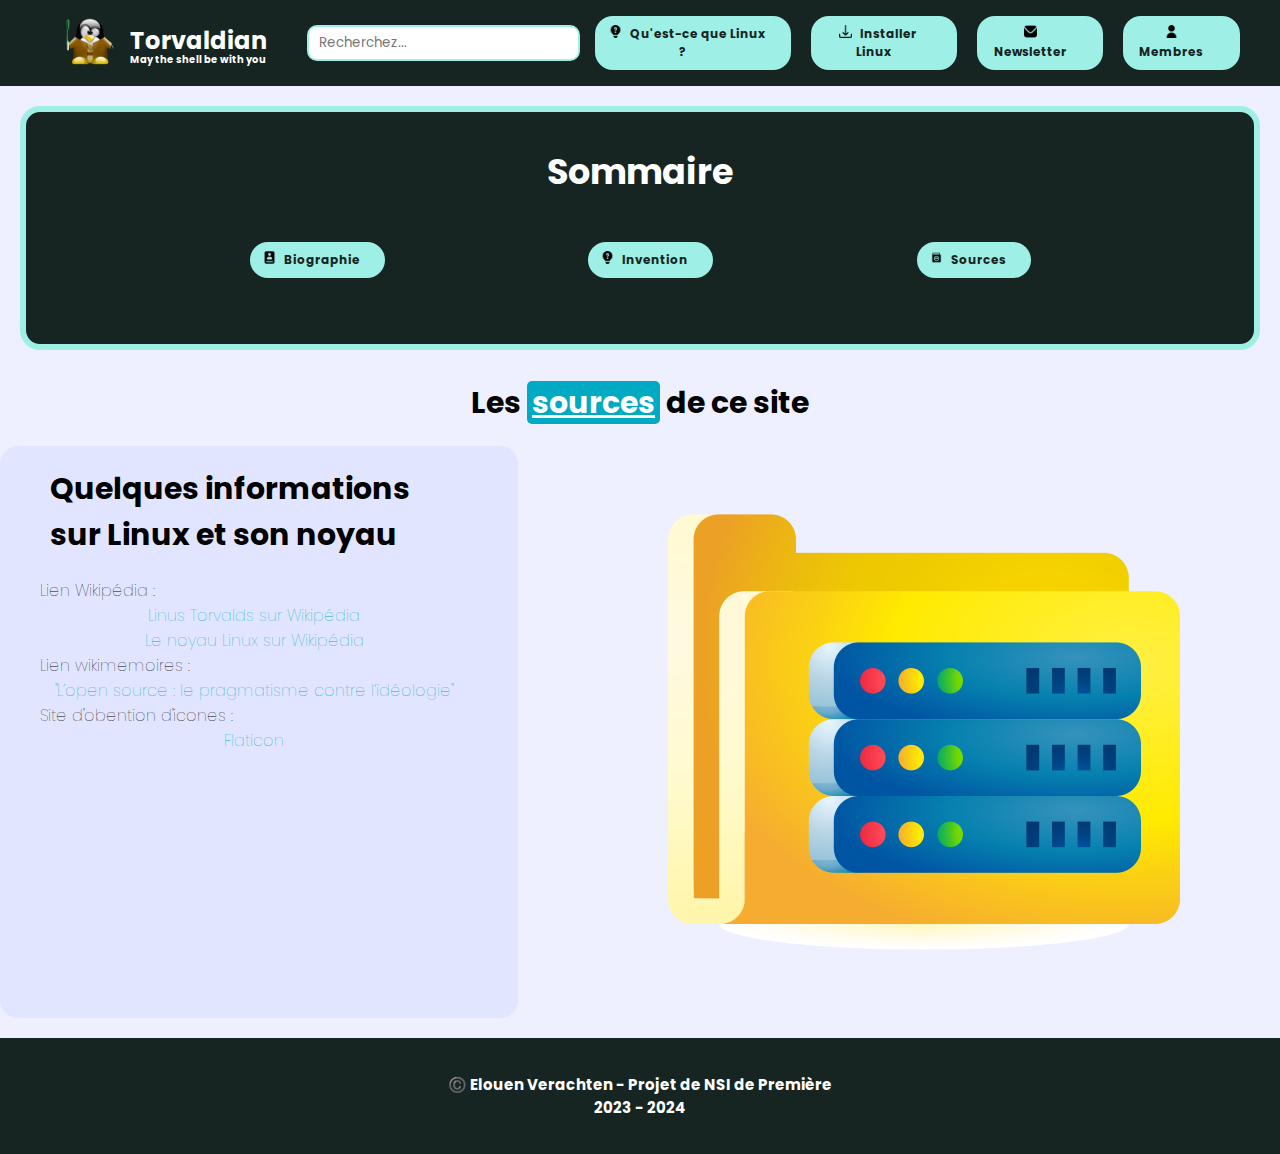
<file: VERACHTEN_ELOUEN_PROJET2/src/sources.html>
<!DOCTYPE html>
<html lang="en">
    <head>
        <meta charset="UTF-8">
        <meta name="viewport" content="width=device-width, initial-scale=1.0">
        <link rel="stylesheet" href="../style.css">
        <link rel="preconnect" href="https://fonts.googleapis.com">
        <link rel="preconnect" href="https://fonts.gstatic.com" crossorigin>
        <link href="https://fonts.googleapis.com/css2?family=Poppins:wght@300&display=swap" rel="stylesheet">
        <link rel="preconnect" href="https://fonts.googleapis.com">
        <link rel="preconnect" href="https://fonts.gstatic.com" crossorigin>
        <link href="https://fonts.googleapis.com/css2?family=Kanit:wght@900&family=Poppins:wght@700&family=Syne+Mono&display=swap" rel="stylesheet"> 
        <link rel="icon" href="../img/linoux.png" />
        <title>Torvaldian - Linus Torvalds - Son invention la plus folle</title>
    </head>
<body>
    <header>
        <div class="ensemble_logo">
            <a href="../index.html"><img src="../img/linoux.png" id="logo"></a>
            <div class="slogan">
                <h2>Torvaldian</h2>
                <h5 id="text_slogan">May the shell be with you</h5>
            </div>
        </div>
        <ul>
            <div class="form-group">
                <input class="form-field" type="text" placeholder="Recherchez...">
            </div>
            <a href="https://www.youtube.com/watch?v=dQw4w9WgXcQ" target="new_blank"><li class="button"><img src="../img/question-dampoule.png" class="icons">Qu'est-ce que Linux ?</li></a>
            <a href="https://www.youtube.com/watch?v=dQw4w9WgXcQ" target="new_blank"><li class="button"><img src="../img/telecharger.png" class="icons">Installer Linux</li></a>
            <a href="https://www.youtube.com/watch?v=dQw4w9WgXcQ" target="new_blank"><li class="button"><img src="../img/enveloppe.png" class="icons">Newsletter</li></a>
            <a href="https://www.sncf-connect.com/" target="new_blank"><li class="button"><img src="../img/utilisateur.png" class="icons">Membres</li></a>
        </ul>
    </header>
    <article>
                <nav>
                    <h1 id="title_nav">Sommaire</h1>
                    <ul>
                        <a href="presentation.html"><li class="button1"><img src="../img/profile.png" class="icons">Biographie</li></a>
                        <a href="invention.html"><li class="button1"><img src="../img/question-dampoule.png" class="icons">Invention</li></a>
                        <a href="sources.html"><li class="button1"><img src="../img/guide.png" class="icons">Sources</li></a>
                    </ul>
                </nav>
                <h1 id="title_bio">Les <span>sources</span> de ce site</h1>
                <div class="container_3">
                    <img src="../img/server.png" id="server">
                    <div>
                        <h1 id="keys">Quelques informations sur Linux et son noyau</h1>
                        <ul>
                            <li id="l_short_bio">Lien Wikipédia : </li>
                            <a href="https://fr.wikipedia.org/wiki/Linus_Torvalds" target="_blank"><li id="l_short_bio">Linus Torvalds sur Wikipédia</li></a>
                            <a href="https://fr.wikipedia.org/wiki/Noyau_Linux" target="_blank"><li id="l_short_bio">Le noyau Linux sur Wikipédia</li></a>
                            <li id="l_short_bio">Lien wikimemoires : </li>
                            <a href="https://wikimemoires.net/2013/03/lopen-source-le-pragmatisme-contre-lideologie/" target="_blank"><li id="l_short_bio">"L’open source : le pragmatisme contre l’idéologie"</li></a>
                            <li id="l_short_bio">Site d'obention d'icones :</li>
                            <a href="https://www.flaticon.com/" target="_blank"><li id="l_short_bio">Flaticon</li></a>
                        </ul>
                    </div>
                </div>
            </article>
        </section>
        <footer>
            <h1>©️ Elouen Verachten - Projet de NSI de Première <br> 2023 - 2024</h1>
        </footer>    
</body>
</html>
</file>
<file: VERACHTEN_ELOUEN_PROJET2/style.css>
@import url('https://fonts.googleapis.com/css2?family=Poppins:wght@700&display=swap');
@import url('https://fonts.googleapis.com/css2?family=Playfair+Display:wght@700&display=swap');
body
{
    background-color: #eef0ff ;
    margin: 0;
}
header
{
    position:sticky; top:0;
    display: flex;
    flex-direction: row;
    align-items: center;
    justify-content: space-between;
    width: 100%;
    background-color: #162521;
}
#logo
{
    display: flex;
    align-items: center;
    height: 50px;
    margin: 15px;
}
.slogan
{
    font-family: 'Poppins', sans-serif;
    display: flex;
    flex-direction: column;
    color: #ffffff;
}
#text_slogan
{
    font-size: 9.9px;
    margin-top: -25px;
}
.ensemble_logo
{
    display: flex;
    flex-direction: row;
    align-items: center;
    margin-left: 50px;
}
nav > ul, header > ul 
{
    display: flex;
    flex-direction: row;
    align-items: center;
    list-style-type: none;
    padding-right: 20px;
}
li 
{
    margin-right: 10px;
}
ul > a 
{
    text-decoration: none;
    color: #ffffff;
    font-family: 'Poppins', sans-serif;
    font-weight: bold;
    display: flex;
    justify-content: center;
    align-items: center;
}
.button
{
    text-align: center;
    padding: 9px;
    padding-right: 25px;
    padding-left: 5px;
    background-color:#9EEFE5;
    border-radius: 18px;
    font-size: 12px;
    color: #162521;
    transition: all 0.25s ease-out;
}
.button1
{
    text-align: center;
    padding: 9px;
    padding-right: 25px;
    padding-left: 5px;
    background-color:#9EEFE5;
    border-radius: 18px;
    font-size: 12px;
    color: #162521;
    transition: all 0.25s ease-out;
}
.button:hover{
    background-color:#9eefe5da;
}
.button1:hover{
    background-color:#9eefe5da;
}
 
 
@keyframes slidebg {
    to {
        background-position:20vw;
    }
}
.icons
{
    height: 13px;
    padding-left: 8px;
    padding-right: 8px;
}
.form-group
{
    margin-right: 15px;
}
input 
{
    height: 30px;
    border-radius: 10px;
    font-family: 'Poppins';
    background-color: #fff;
    border: 2px solid #9EEFE5;
    outline: 0;
    padding-left: 10px;
    color: rgba(0, 0, 0, 50%);
}
input:hover {
    border-color: #bfdbfe;
}
input:focus {
    border-color: #93c5fd;
}
#art1
{
    width: 100%;
}
#title_article
{
    margin-left: 100px;
    margin-right: 130px;
}
#title_article > h1
{
    font-family: 'Poppins', sans-serif;
    font-weight: 700;
    font-size: 32px;
}
#title_article > h3
{
    font-family: 'Poppins', sans-serif;
    font-weight: 100;
    font-size: 23px;
}
.article_start
{
    display: flex;
    flex-direction: row;
    align-items: center;
    margin-top: 80px;
}
#tux
{
    margin-right: 130px;
    border-radius: 100px;
    transition: all 0.15s ease-out;
}
#tux:hover 
{
    box-shadow: -6px 7px 0px 3px rgba(0,0,0,1);
    -webkit-box-shadow: -6px 7px 0px 3px rgba(0,0,0,1);
    -moz-box-shadow: -6px 7px 0px 3px rgba(0,0,0,1);
}

/* CSS */
.button_1 {
  background-color: #9EEFE5;
  border-radius: 6px;
  border-width: 0;
  color: #162521;
  font-weight: 700;
  cursor: pointer;
  font-family: 'Poppins';
  font-size: 100%;
  height: 44px;
  padding: 0 25px;
  text-align: center;
  transition: all .2s;
} 
.button_1
{
  background-color: #9EEFE5;
  border-radius: 6px;
  box-shadow: rgba(50, 50, 93, .1) 0 0 0 1px inset,rgba(50, 50, 93, .1) 0 2px 5px 0,rgba(0, 0, 0, .07) 0 1px 1px 0;
  cursor: pointer;
  font-family: 'Poppins';
  height: 50px;
  padding: 0 25px;
  text-align: center;
  transition: all .2s;
}

.button_1:hover {
    box-shadow: #9eefe5 0 0 0 1px inset, #9eefe5c9 0 6px 15px 0, #9eefe581 0 2px 2px 0, #9eefe517 0 0 0 4px;
}
.article > article
{
    background-color: #BFC4EB;
    padding: 20px;
    border-radius: 18px;
    transition: all .2s;
}
.article
{
    display: flex;
    flex-direction: row;
    padding: 20px;
}
article > h2
{
    font-family: 'Poppins';
}
article > h4
{
    font-family: 'Poppins';
    font-weight: 100;
}
article > h4
{
    margin-right: 100px;
}
#lire
{
    margin-left: 100px;
    padding-top: 30px;
    font-family: 'Poppins';
    font-size: 32px;
    color: #162521;
}
footer
{
    background-color: #162521;
    padding: 25px;
    margin-top: 20px;
}
footer > h1
{
    font-family: 'Poppins';
    text-align: center;
    font-size: 15px;
    color: white;
}
.article_1
{
    /* margin-bottom: 50px; */
    margin-right: 50px;
    margin-left: 50px;
}
.article_2
{
    /* margin-bottom: 50px; */
    margin-right: 50px;
    margin-left: 50px;
}
.article_3
{
    /* margin-bottom: 50px; */
    margin-right: 50px;
    margin-left: 50px;
}
.article > article > img 
{
    border-radius: 15px;
}
.article > article:hover 
{
    box-shadow: -6px 7px 0px 3px rgba(0,0,0,1);
    -webkit-box-shadow: -6px 7px 0px 3px rgba(0,0,0,1);
    -moz-box-shadow: -6px 7px 0px 3px rgba(0,0,0,1);
}
#photo1
{
    width: 100%;
}
#keys
{
    font-family: 'Poppins';
    font-size: 30px;
    margin-right: 50px;
    margin-left: 50px;
}
#p_short_bio
{
    font-family: 'Poppins';
    font-weight: 100;
    font-size: 20px;
    margin-bottom: 50px; 
    margin-right: 50px;
    margin-left: 50px;
}
#l_short_bio
{
    font-family: 'Poppins';
    font-weight: 100;
    list-style-type: none;

}
#l_short_bio > span
{
    color: green;
    background-color: #e1e5ff;
    font-weight: 700;
}
.container_3 > div 
{
    background-color: #e1e5ff;
    padding-right: 30px;
    border-radius: 18px;
}
#l_short_bio > a
{
    text-decoration: none;
    color: #00AAC3;
    font-weight: 700;
}
nav 
{
    margin: 20px;
    margin-bottom: 30px;
    background-color: #162521;
    border: #9EEFE5 solid 6px;
    padding-bottom: 50px;
    padding-top: 10px;
    border-radius: 20px;
}
nav > h1 
{
    text-align: center;
    padding-bottom: 20px;
    color: white;
    font-family: 'Poppins', sans-serif;
    font-size: 35px;
}
nav > ul 
{
    display: flex;
    flex-direction: row;
    justify-content: space-evenly;
    align-items: center;
    list-style-type: none;
}
li 
{
    margin-right: 20px;
}
.container_1
{
    display: flex;
    flex-direction: row;
    justify-content: space-evenly;
    align-items: center;
    margin: 60px;
    margin-bottom: 50px;
}
.container_2
{
    display: flex;
    flex-direction: row-reverse;
    justify-content: space-evenly;
    align-items: center;
    margin: 60px;
    margin-bottom: 50px;
}
#photo2
{
    width: 100%;
    border-radius: 18px;
}
#photo4
{
    width: 600%;
    border-radius: 18px;
}
#photo5
{
    width: 400%;
    border-radius: 18px;
}
#title_bio
{
    font-family: 'Poppins';
    text-align: center;
    font-size: 30px;
    margin-right: 50px;
    margin-left: 50px;
}
article > h1 > span 
{
    text-decoration: underline;
}
.container_3
{
    display: flex;
    flex-direction: row-reverse;
}
#p_short_bio
{
    font-size: 20px;
}
#os2
{
    font-size: 20px;
    font-family: 'Poppins';
    font-weight: 100;
    margin-bottom: 10px;
}
#photo3
{
    width: 500px;
    border-radius: 18px;
}
.container1_1
{
    display: flex;
    flex-direction: column;
    justify-content: center;
    align-items: center;
    padding-top: 30px;
    padding-left: 20px;
    padding-right: 20px;
    margin-left: 60px;
    margin-right: 60px;
    margin-top: 80px;
    background-color: #E1E5FF;
    border-radius: 18px;
}
.container1
{
    display: flex;
    flex-direction: row;
    align-items: center;
}
@keyframes slide4 {
    0% {
      transform: rotate(0);
    }
  
    100% {
      transform: rotate(360deg);
    }
}
@keyframes slide1 {
    0%,
    100% {
      transform: translate(0, 0);
    }
  
    50% {
      transform: translate(10px, 0);
    }
}
#happy
{
    width: 20px;
    margin-bottom: -4px;
    margin-right: 15px;
    animation: slide1 1s ease-in-out infinite;
}
.img_in_box
{
    width: 100px;
    border-radius: 18px;
}
#redhat_img
{
    width: 100px;
    border-radius: 18px;
}
#novell_img
{
    width: 100px;
    border-radius: 18px;
}
#ibm_img
{
    width: 100px;
    border-radius: 18px;
}
#intel_img
{
    width: 100px;
    border-radius: 18px;
}
.p_intro_dev
{
    font-family: 'Poppins';
    font-size: 20px;
    font-weight: 100;
    margin-left: 60px;
    margin-bottom: 60px;
    margin-right: 60px;
}
.images
{
    display: flex;
    flex-direction: row;
    justify-content: space-evenly;
    align-items: center;
}
.images_ 
{
    display: flex;
    flex-direction: row;
    justify-content: space-evenly;
    align-items: center;
}
.images_ > img
{
    margin-left: 30px;
}
.images > img
{
    margin-left: 30px;
}
.title_partner
{
    font-family: 'Poppins';
    font-size: 18px;
    font-weight: 100;
    margin-left: 60px;
    margin-top: 60px;
}
.container_partner
{
    display: flex;
    flex-direction: column;
    align-items: center;
    background-color: #E1E5FF;
    margin-right: 500px;
    margin-left: 500px;
    padding-top: 30px;
    margin-bottom: 50px;
    border-radius: 18px;
}
.title_intro_dev
{
    font-family: 'Poppins';
    font-size: 20px;
    font-weight: 700;
    margin-left: 60px;
    margin-top: 60px;
}
.p_intro_dev > span
{
    font-weight: 700;
    background-color: #00AAC3;
    padding-right: 5px;
    padding-left: 5px;
    border-radius: 5px;
    color: white;
}
span
{
    font-weight: 700;
    background-color: #00AAC3;
    padding-right: 5px;
    padding-left: 5px;
    border-radius: 5px;
    color: white;
}
.p_intro_dev
{
    font-size: 16px;
}
#server
{
    margin: 30px;
    margin-right: 100px;
    margin-left: 150px;
}
.container_3 > div > ul > a
{
    text-decoration: none;
    color: #00AAC3;
    font-weight: 700;
}
#subtitle
{
    font-family: 'Poppins';
    font-size: 20px;
    font-weight: 700;
    margin-left: 50px;
}
</file>
